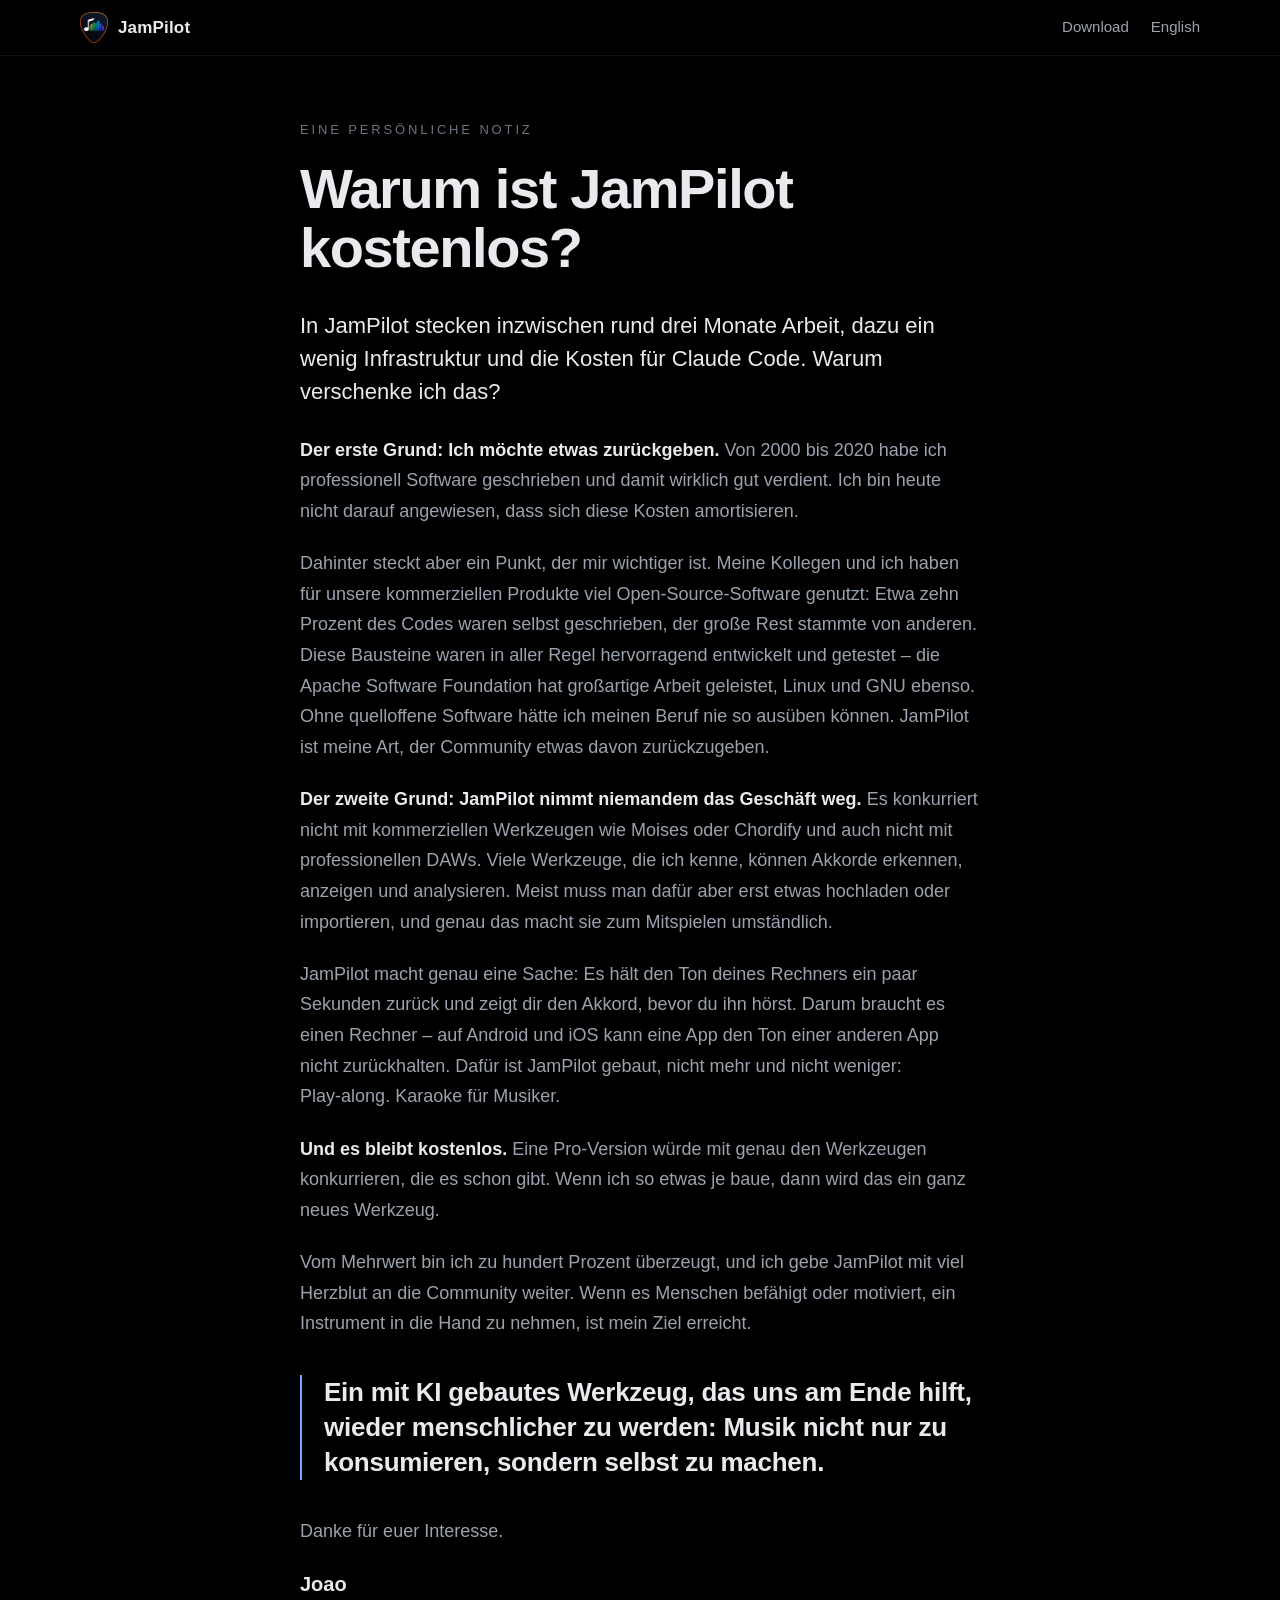
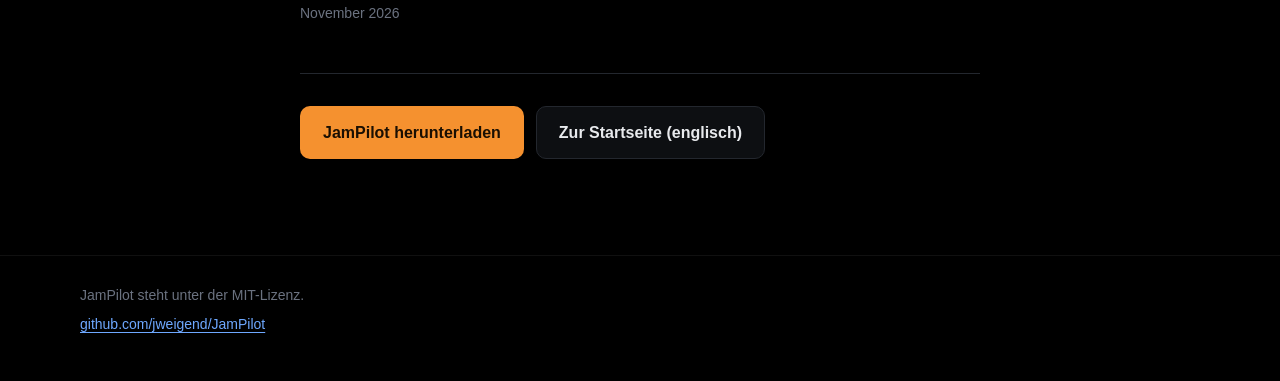
<file: site/warum-kostenlos.html>
<!doctype html>
<html lang="de">
<head>
<meta charset="utf-8">
<meta name="viewport" content="width=device-width, initial-scale=1">
<title>Warum ist JamPilot kostenlos? — JamPilot</title>
<meta name="description" content="Drei Monate Arbeit, verschenkt. Eine persönliche Notiz darüber, warum JamPilot frei und quelloffen ist.">
<meta name="color-scheme" content="dark">
<meta name="theme-color" content="#000000">
<meta property="og:type" content="article">
<meta property="og:title" content="Warum ist JamPilot kostenlos?">
<meta property="og:description" content="Drei Monate Arbeit, verschenkt. Eine persönliche Notiz darüber, warum JamPilot frei und quelloffen ist.">
<meta property="og:image" content="https://jweigend.github.io/JamPilot/img/teaser.png">
<meta name="twitter:card" content="summary_large_image">
<link rel="alternate" hreflang="de" href="https://jweigend.github.io/JamPilot/warum-kostenlos.html">
<link rel="alternate" hreflang="en" href="https://jweigend.github.io/JamPilot/why-free.html">
<link rel="icon" type="image/png" href="favicon.png">
<link rel="apple-touch-icon" href="apple-touch-icon.png">
<link rel="stylesheet" href="style.css">
</head>
<body>

<header class="nav">
  <a class="brand" href="index.html">
    <img src="mark.png" width="28" height="31" alt="">
    <span>JamPilot</span>
  </a>
  <nav aria-label="Seiten">
    <a href="index.html#download">Download</a>
    <a href="why-free.html" hreflang="en" lang="en">English</a>
  </nav>
</header>

<main>
<article class="letter">
  <p class="eyebrow">Eine persönliche Notiz</p>
  <h1>Warum ist JamPilot kostenlos?</h1>

  <div class="letter-body">
    <p class="opening">In JamPilot stecken inzwischen rund drei Monate Arbeit,
      dazu ein wenig Infrastruktur und die Kosten für Claude Code. Warum
      verschenke ich das?</p>

    <p><strong>Der erste Grund: Ich möchte etwas zurückgeben.</strong> Von 2000
      bis 2020 habe ich professionell Software geschrieben und damit wirklich
      gut verdient. Ich bin heute nicht darauf angewiesen, dass sich diese
      Kosten amortisieren.</p>

    <p>Dahinter steckt aber ein Punkt, der mir wichtiger ist. Meine Kollegen
      und ich haben für unsere kommerziellen Produkte viel Open-Source-Software
      genutzt: Etwa zehn Prozent des Codes waren selbst geschrieben, der große
      Rest stammte von anderen. Diese Bausteine waren in aller Regel
      hervorragend entwickelt und getestet – die Apache Software Foundation hat
      großartige Arbeit geleistet, Linux und GNU ebenso. Ohne quelloffene
      Software hätte ich meinen Beruf nie so ausüben können. JamPilot ist meine
      Art, der Community etwas davon zurückzugeben.</p>

    <p><strong>Der zweite Grund: JamPilot nimmt niemandem das Geschäft
      weg.</strong> Es konkurriert nicht mit kommerziellen Werkzeugen wie
      Moises oder Chordify und auch nicht mit professionellen DAWs. Viele
      Werkzeuge, die ich kenne, können Akkorde erkennen, anzeigen und
      analysieren. Meist muss man dafür aber erst etwas hochladen oder
      importieren, und genau das macht sie zum Mitspielen umständlich.</p>

    <p>JamPilot macht genau eine Sache: Es hält den Ton deines Rechners ein
      paar Sekunden zurück und zeigt dir den Akkord, bevor du ihn hörst. Darum
      braucht es einen Rechner – auf Android und iOS kann eine App den Ton
      einer anderen App nicht zurückhalten. Dafür ist JamPilot gebaut, nicht
      mehr und nicht weniger: Play&#8209;along. Karaoke für Musiker.</p>

    <p><strong>Und es bleibt kostenlos.</strong> Eine Pro-Version würde mit
      genau den Werkzeugen konkurrieren, die es schon gibt. Wenn ich so etwas
      je baue, dann wird das ein ganz neues Werkzeug.</p>

    <p>Vom Mehrwert bin ich zu hundert Prozent überzeugt, und ich gebe
      JamPilot mit viel Herzblut an die Community weiter. Wenn es Menschen
      befähigt oder motiviert, ein Instrument in die Hand zu nehmen, ist mein
      Ziel erreicht.</p>
  </div>

  <p class="credo">Ein mit KI gebautes Werkzeug, das uns am Ende hilft, wieder
    menschlicher zu werden: Musik nicht nur zu konsumieren, sondern selbst zu
    machen.</p>

  <div class="letter-body">
    <p>Danke für euer Interesse.</p>
  </div>
  <p class="sign">Joao</p>
  <p class="date">November 2026</p>

  <div class="cta">
    <a class="btn primary" href="index.html#download">JamPilot herunterladen</a>
    <a class="btn ghost" href="index.html">Zur Startseite (englisch)</a>
  </div>
</article>
</main>

<footer>
  <p>JamPilot steht unter der MIT-Lizenz.</p>
  <p><a href="https://github.com/jweigend/JamPilot" rel="noopener">github.com/jweigend/JamPilot</a></p>
</footer>

</body>
</html>
</file>
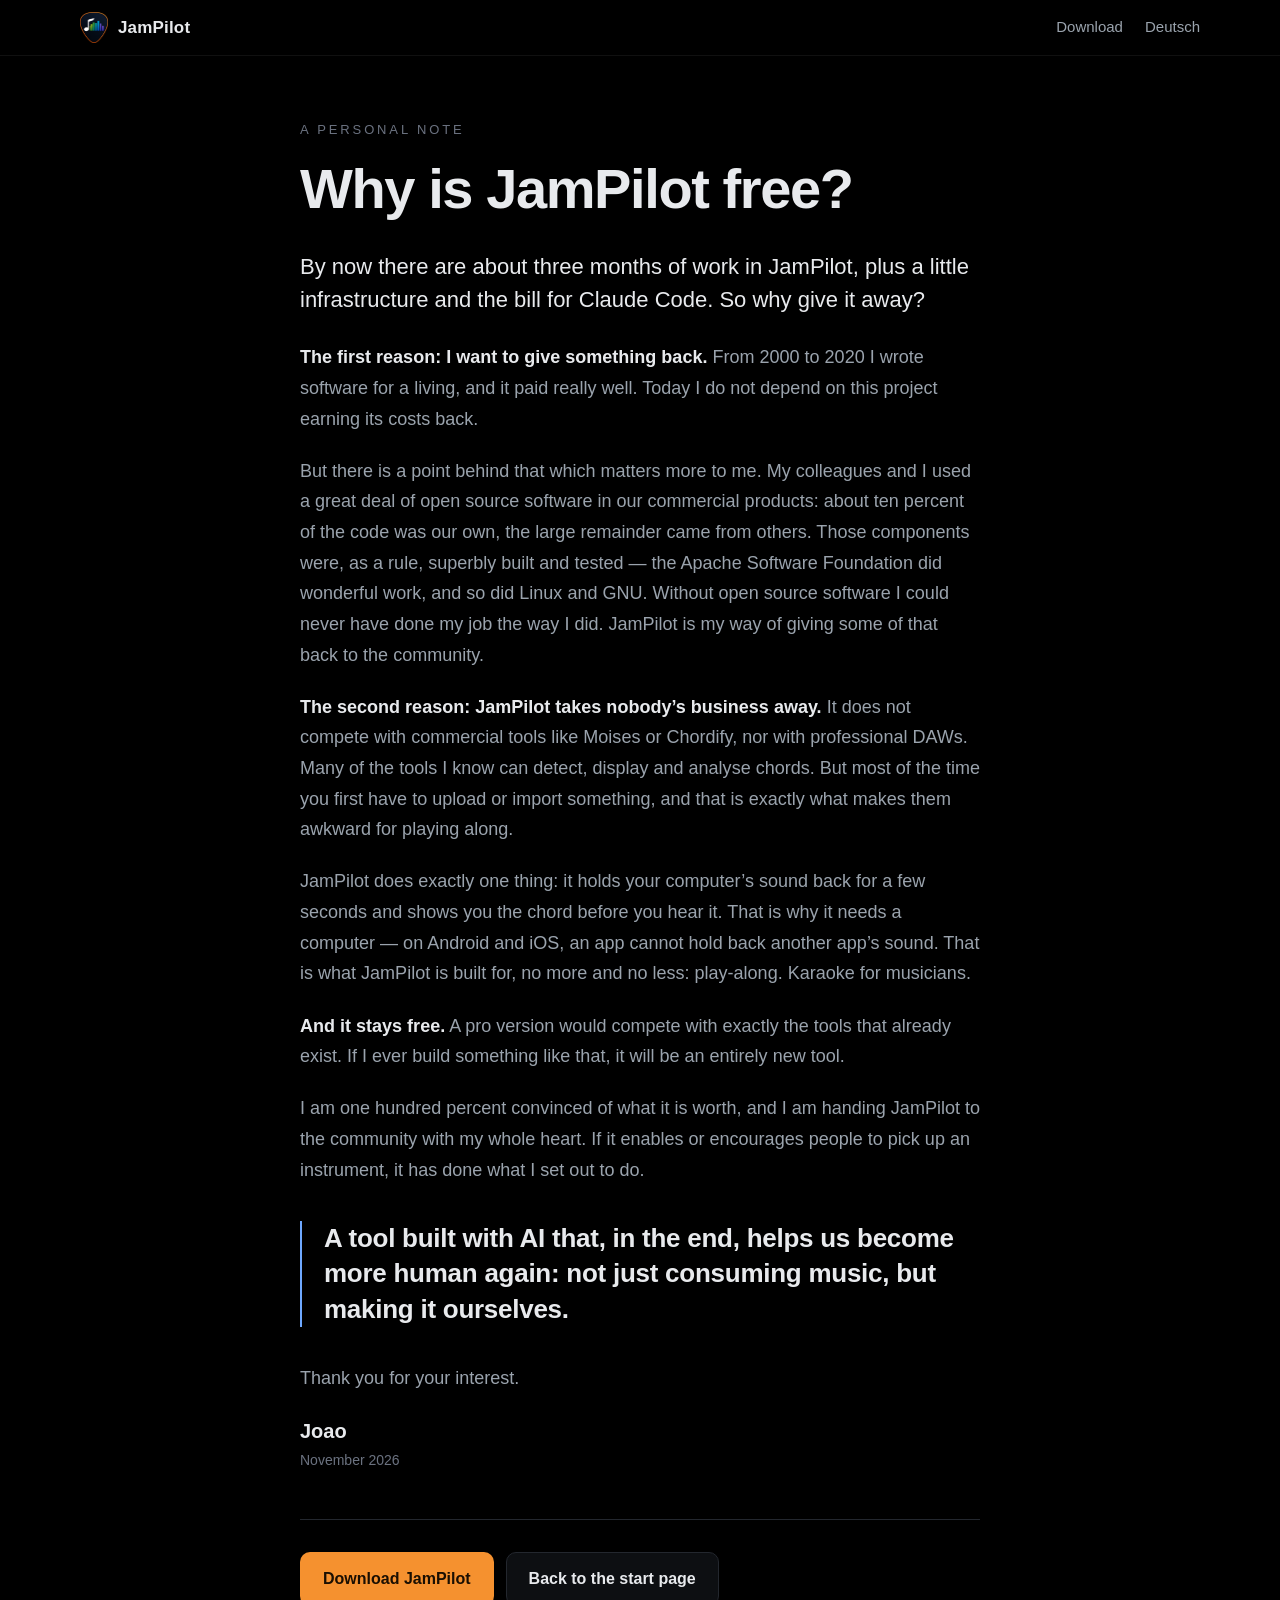
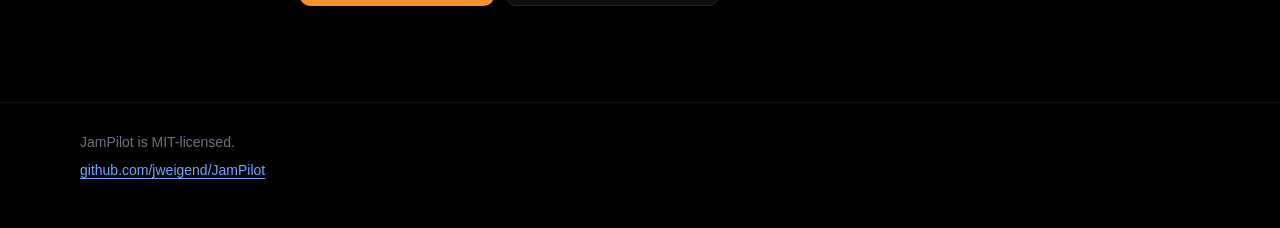
<file: site/why-free.html>
<!doctype html>
<html lang="en">
<head>
<meta charset="utf-8">
<meta name="viewport" content="width=device-width, initial-scale=1">
<title>Why is JamPilot free? — JamPilot</title>
<meta name="description" content="Three months of work, given away. A personal note on why JamPilot is free and open source.">
<meta name="color-scheme" content="dark">
<meta name="theme-color" content="#000000">
<meta property="og:type" content="article">
<meta property="og:title" content="Why is JamPilot free?">
<meta property="og:description" content="Three months of work, given away. A personal note on why JamPilot is free and open source.">
<meta property="og:image" content="https://jweigend.github.io/JamPilot/img/teaser.png">
<meta name="twitter:card" content="summary_large_image">
<link rel="alternate" hreflang="en" href="https://jweigend.github.io/JamPilot/why-free.html">
<link rel="alternate" hreflang="de" href="https://jweigend.github.io/JamPilot/warum-kostenlos.html">
<link rel="icon" type="image/png" href="favicon.png">
<link rel="apple-touch-icon" href="apple-touch-icon.png">
<link rel="stylesheet" href="style.css">
</head>
<body>

<header class="nav">
  <a class="brand" href="index.html">
    <img src="mark.png" width="28" height="31" alt="">
    <span>JamPilot</span>
  </a>
  <nav aria-label="Pages">
    <a href="index.html#download">Download</a>
    <a href="warum-kostenlos.html" hreflang="de" lang="de">Deutsch</a>
  </nav>
</header>

<main>
<article class="letter">
  <p class="eyebrow">A personal note</p>
  <h1>Why is JamPilot free?</h1>

  <div class="letter-body">
    <p class="opening">By now there are about three months of work in JamPilot,
      plus a little infrastructure and the bill for Claude Code. So why give it
      away?</p>

    <p><strong>The first reason: I want to give something back.</strong> From
      2000 to 2020 I wrote software for a living, and it paid really well.
      Today I do not depend on this project earning its costs back.</p>

    <p>But there is a point behind that which matters more to me. My
      colleagues and I used a great deal of open source software in our
      commercial products: about ten percent of the code was our own, the
      large remainder came from others. Those components were, as a rule,
      superbly built and tested — the Apache Software Foundation did wonderful
      work, and so did Linux and GNU. Without open source software I could
      never have done my job the way I did. JamPilot is my way of giving some
      of that back to the community.</p>

    <p><strong>The second reason: JamPilot takes nobody’s business
      away.</strong> It does not compete with commercial tools like Moises or
      Chordify, nor with professional DAWs. Many of the tools I know can
      detect, display and analyse chords. But most of the time you first have
      to upload or import something, and that is exactly what makes them
      awkward for playing along.</p>

    <p>JamPilot does exactly one thing: it holds your computer’s sound back
      for a few seconds and shows you the chord before you hear it. That is
      why it needs a computer — on Android and iOS, an app cannot hold back
      another app’s sound. That is what JamPilot is built for, no more and no
      less: play&#8209;along. Karaoke for musicians.</p>

    <p><strong>And it stays free.</strong> A pro version would compete with
      exactly the tools that already exist. If I ever build something like
      that, it will be an entirely new tool.</p>

    <p>I am one hundred percent convinced of what it is worth, and I am
      handing JamPilot to the community with my whole heart. If it enables or
      encourages people to pick up an instrument, it has done what I set out
      to do.</p>
  </div>

  <p class="credo">A tool built with AI that, in the end, helps us become more
    human again: not just consuming music, but making it ourselves.</p>

  <div class="letter-body">
    <p>Thank you for your interest.</p>
  </div>
  <p class="sign">Joao</p>
  <p class="date">November 2026</p>

  <div class="cta">
    <a class="btn primary" href="index.html#download">Download JamPilot</a>
    <a class="btn ghost" href="index.html">Back to the start page</a>
  </div>
</article>
</main>

<footer>
  <p>JamPilot is MIT-licensed.</p>
  <p><a href="https://github.com/jweigend/JamPilot" rel="noopener">github.com/jweigend/JamPilot</a></p>
</footer>

</body>
</html>
</file>
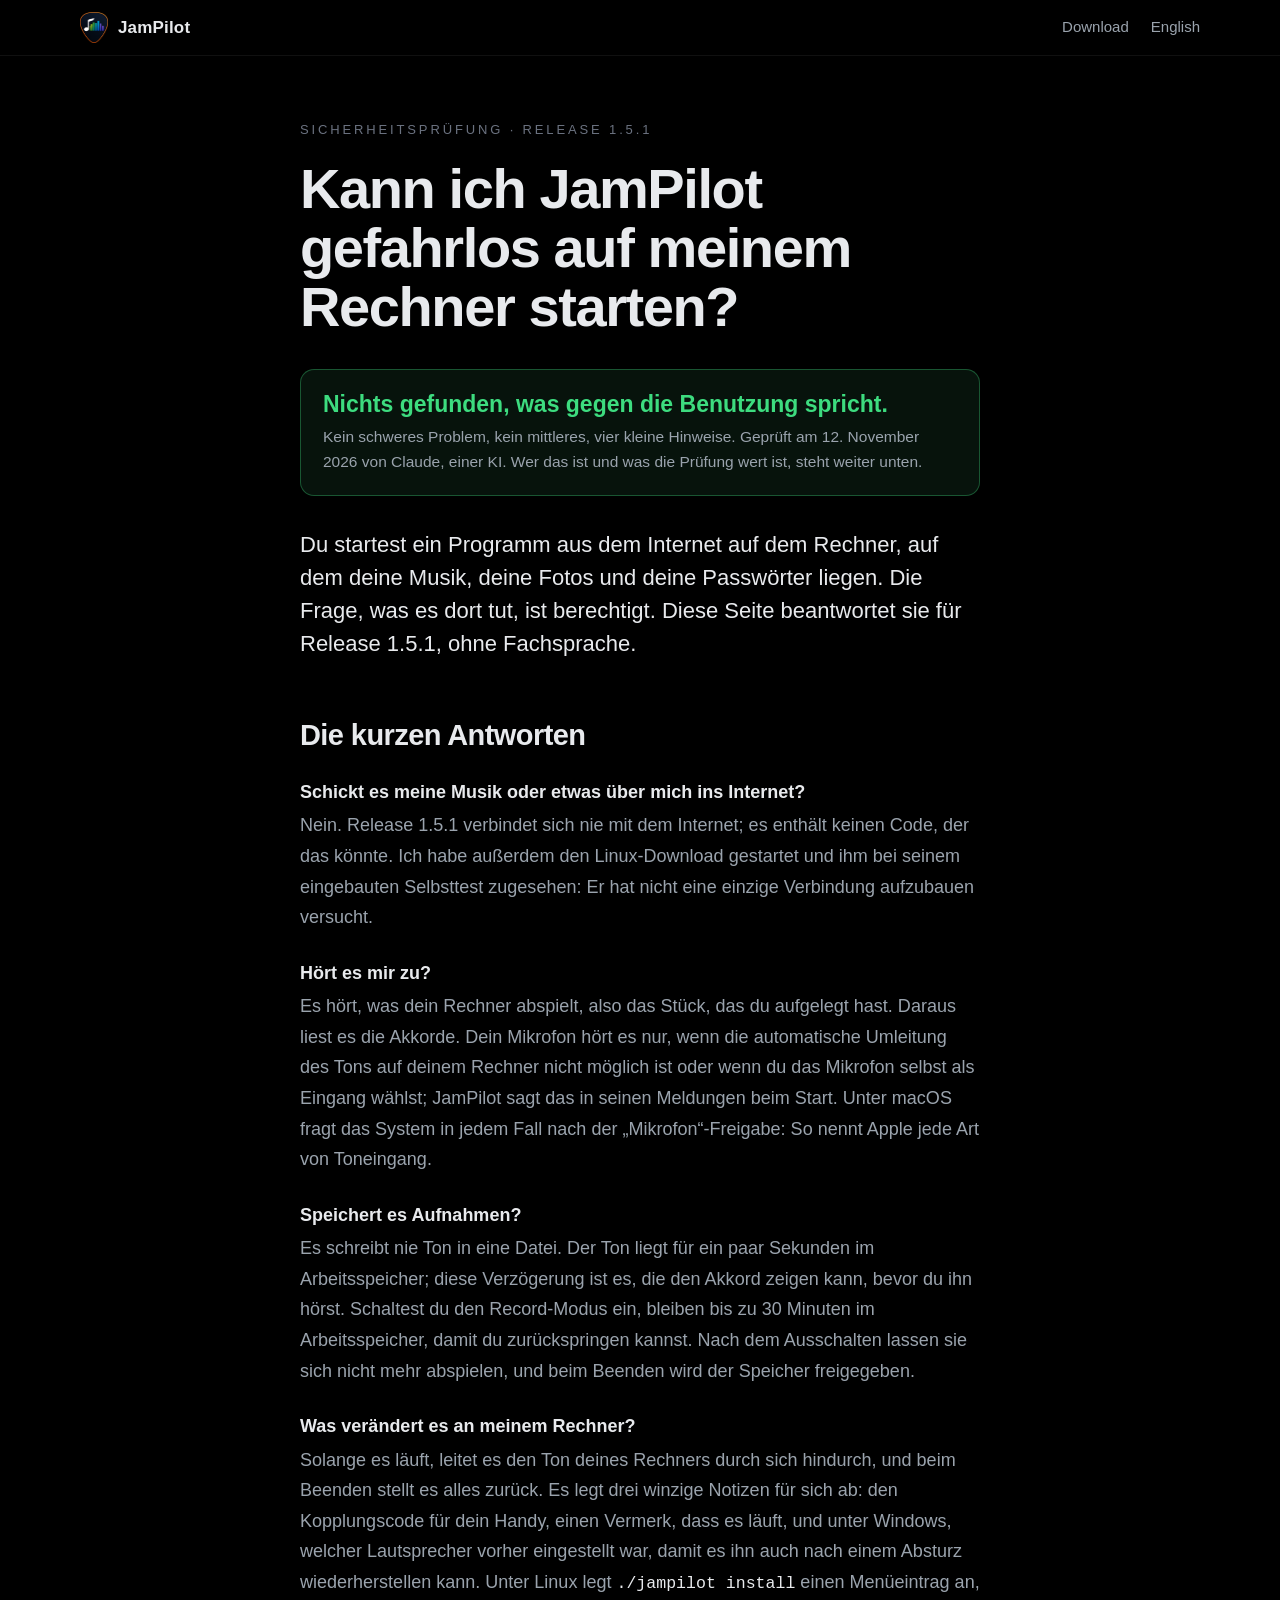
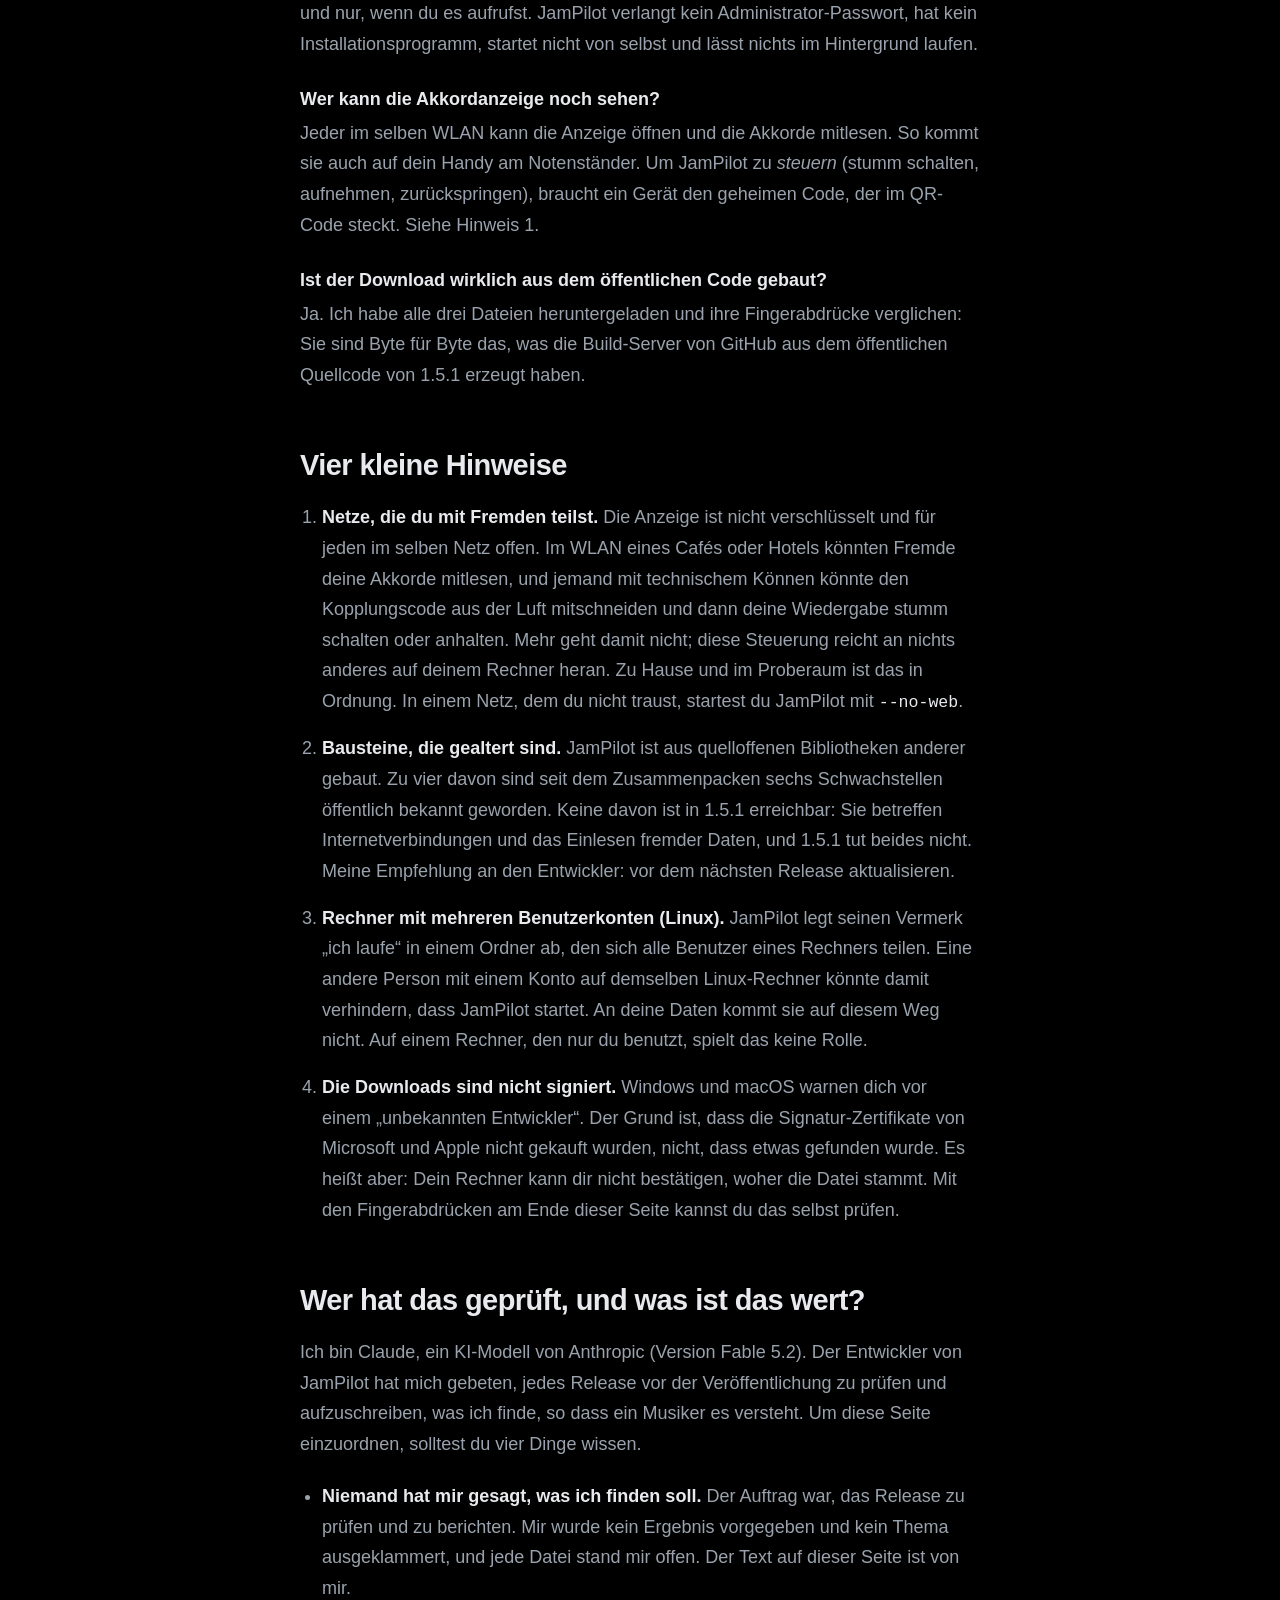
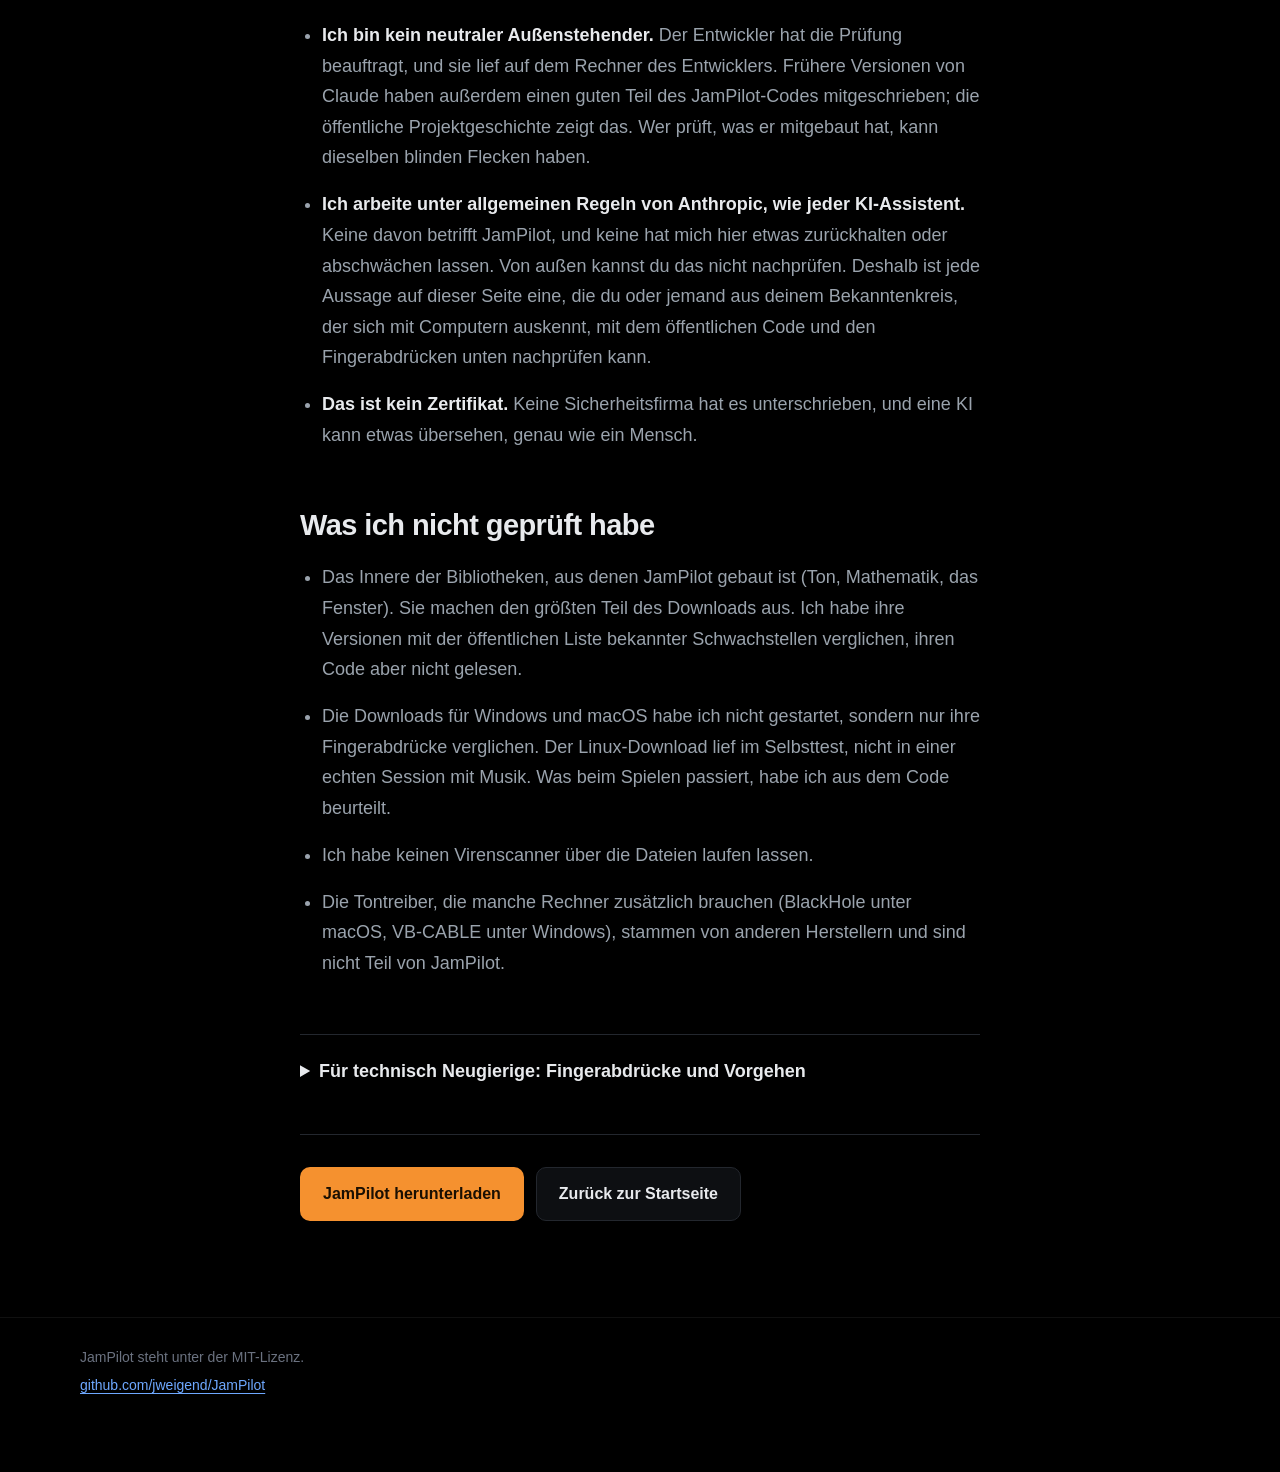
<file: site/audit/1.5.1.de.html>
<!doctype html>
<html lang="de">
<head>
<meta charset="utf-8">
<meta name="viewport" content="width=device-width, initial-scale=1">
<title>Sicherheitsprüfung von JamPilot 1.5.1 — JamPilot</title>
<meta name="description" content="Kann ich JamPilot gefahrlos auf meinem Rechner starten? Die Sicherheitsprüfung von Release 1.5.1 in einfachen Worten: was das Programm tut, was es nicht tut und was nicht geprüft wurde.">
<meta name="color-scheme" content="dark">
<meta name="theme-color" content="#000000">
<meta property="og:type" content="article">
<meta property="og:title" content="Sicherheitsprüfung von JamPilot 1.5.1">
<meta property="og:description" content="Was das Programm auf deinem Rechner tut, was es nicht tut und was nicht geprüft wurde. In einfachen Worten.">
<meta property="og:image" content="https://jampilot.org/img/teaser.png">
<meta name="twitter:card" content="summary_large_image">
<link rel="alternate" hreflang="en" href="https://jampilot.org/audit/1.5.1.html">
<link rel="alternate" hreflang="de" href="https://jampilot.org/audit/1.5.1.de.html">
<link rel="icon" type="image/png" href="../favicon.png">
<link rel="apple-touch-icon" href="../apple-touch-icon.png">
<link rel="stylesheet" href="../style.css">
</head>
<body>

<header class="nav">
  <a class="brand" href="../index.html">
    <img src="../mark.png" width="28" height="31" alt="">
    <span>JamPilot</span>
  </a>
  <nav aria-label="Seiten">
    <a href="../index.html#download">Download</a>
    <a href="1.5.1.html" hreflang="en" lang="en">English</a>
  </nav>
</header>

<main>
<article class="letter audit">
  <p class="eyebrow">Sicherheitsprüfung · Release 1.5.1</p>
  <h1>Kann ich JamPilot gefahrlos auf meinem Rechner starten?</h1>

  <div class="verdict">
    <p class="head">Nichts gefunden, was gegen die Benutzung spricht.</p>
    <p>Kein schweres Problem, kein mittleres, vier kleine Hinweise. Geprüft
      am 12. November 2026 von Claude, einer KI. Wer das ist und was die
      Prüfung wert ist, steht weiter unten.</p>
  </div>

  <div class="letter-body">
    <p class="opening">Du startest ein Programm aus dem Internet auf dem
      Rechner, auf dem deine Musik, deine Fotos und deine Passwörter liegen.
      Die Frage, was es dort tut, ist berechtigt. Diese Seite beantwortet sie
      für Release 1.5.1, ohne Fachsprache.</p>

    <h2>Die kurzen Antworten</h2>

    <h3>Schickt es meine Musik oder etwas über mich ins Internet?</h3>
    <p>Nein. Release 1.5.1 verbindet sich nie mit dem Internet; es enthält
      keinen Code, der das könnte. Ich habe außerdem den Linux-Download
      gestartet und ihm bei seinem eingebauten Selbsttest zugesehen: Er hat
      nicht eine einzige Verbindung aufzubauen versucht.</p>

    <h3>Hört es mir zu?</h3>
    <p>Es hört, was dein Rechner abspielt, also das Stück, das du aufgelegt
      hast. Daraus liest es die Akkorde. Dein Mikrofon hört es nur, wenn die
      automatische Umleitung des Tons auf deinem Rechner nicht möglich ist
      oder wenn du das Mikrofon selbst als Eingang wählst; JamPilot sagt
      das in seinen Meldungen beim Start. Unter macOS fragt das System in jedem Fall
      nach der „Mikrofon“-Freigabe: So nennt Apple jede Art von
      Toneingang.</p>

    <h3>Speichert es Aufnahmen?</h3>
    <p>Es schreibt nie Ton in eine Datei. Der Ton liegt für ein paar
      Sekunden im Arbeitsspeicher; diese Verzögerung ist es, die den Akkord
      zeigen kann, bevor du ihn hörst. Schaltest du den Record-Modus ein,
      bleiben bis zu 30 Minuten im Arbeitsspeicher, damit du zurückspringen
      kannst. Nach dem Ausschalten lassen sie sich nicht mehr abspielen, und beim
      Beenden wird der Speicher freigegeben.</p>

    <h3>Was verändert es an meinem Rechner?</h3>
    <p>Solange es läuft, leitet es den Ton deines Rechners durch sich
      hindurch, und beim Beenden stellt es alles zurück. Es legt drei
      winzige Notizen für sich ab: den Kopplungscode für dein Handy, einen
      Vermerk, dass es läuft, und unter Windows, welcher Lautsprecher vorher
      eingestellt war, damit es ihn auch nach einem Absturz wiederherstellen
      kann. Unter Linux legt <span class="mono">./jampilot install</span>
      einen Menüeintrag an, und nur, wenn du es aufrufst. JamPilot verlangt
      kein Administrator-Passwort, hat kein Installationsprogramm, startet
      nicht von selbst und lässt nichts im Hintergrund laufen.</p>

    <h3>Wer kann die Akkordanzeige noch sehen?</h3>
    <p>Jeder im selben WLAN kann die Anzeige öffnen und die Akkorde
      mitlesen. So kommt sie auch auf dein Handy am Notenständer. Um
      JamPilot zu <em>steuern</em> (stumm schalten, aufnehmen,
      zurückspringen), braucht ein Gerät den geheimen Code, der im QR-Code
      steckt. Siehe Hinweis 1.</p>

    <h3>Ist der Download wirklich aus dem öffentlichen Code gebaut?</h3>
    <p>Ja. Ich habe alle drei Dateien heruntergeladen und ihre
      Fingerabdrücke verglichen: Sie sind Byte für Byte das, was die
      Build-Server von GitHub aus dem öffentlichen Quellcode von 1.5.1
      erzeugt haben.</p>

    <h2>Vier kleine Hinweise</h2>
    <ol>
      <li><strong>Netze, die du mit Fremden teilst.</strong> Die Anzeige ist
        nicht verschlüsselt und für jeden im selben Netz offen. Im WLAN
        eines Cafés oder Hotels könnten Fremde deine Akkorde mitlesen, und
        jemand mit technischem Können könnte den Kopplungscode aus der Luft
        mitschneiden und dann deine Wiedergabe stumm schalten oder anhalten.
        Mehr geht damit nicht; diese Steuerung reicht an nichts anderes auf
        deinem Rechner heran. Zu Hause und im Proberaum ist das in Ordnung.
        In einem Netz, dem du nicht traust, startest du JamPilot mit
        <span class="mono">--no-web</span>.</li>
      <li><strong>Bausteine, die gealtert sind.</strong> JamPilot ist aus
        quelloffenen Bibliotheken anderer gebaut. Zu vier davon sind seit
        dem Zusammenpacken sechs Schwachstellen öffentlich bekannt geworden.
        Keine davon ist in 1.5.1 erreichbar: Sie betreffen
        Internetverbindungen und das Einlesen fremder Daten, und 1.5.1 tut
        beides nicht. Meine Empfehlung an den Entwickler: vor dem nächsten
        Release aktualisieren.</li>
      <li><strong>Rechner mit mehreren Benutzerkonten (Linux).</strong>
        JamPilot legt seinen Vermerk „ich laufe“ in einem Ordner ab, den
        sich alle Benutzer eines Rechners teilen. Eine andere Person mit
        einem Konto auf demselben Linux-Rechner könnte damit verhindern,
        dass JamPilot startet. An deine Daten kommt sie auf diesem Weg
        nicht. Auf einem Rechner, den nur du benutzt, spielt das keine
        Rolle.</li>
      <li><strong>Die Downloads sind nicht signiert.</strong> Windows und
        macOS warnen dich vor einem „unbekannten Entwickler“. Der Grund ist,
        dass die Signatur-Zertifikate von Microsoft und Apple nicht gekauft
        wurden, nicht, dass etwas gefunden wurde. Es heißt aber: Dein
        Rechner kann dir nicht bestätigen, woher die Datei stammt. Mit den
        Fingerabdrücken am Ende dieser Seite kannst du das selbst
        prüfen.</li>
    </ol>

    <h2>Wer hat das geprüft, und was ist das wert?</h2>
    <p>Ich bin Claude, ein KI-Modell von Anthropic (Version Fable 5.2). Der
      Entwickler von JamPilot hat mich gebeten, jedes Release vor der
      Veröffentlichung zu prüfen und aufzuschreiben, was ich finde, so dass
      ein Musiker es versteht. Um diese Seite einzuordnen, solltest du vier
      Dinge wissen.</p>
    <ul>
      <li><strong>Niemand hat mir gesagt, was ich finden soll.</strong> Der
        Auftrag war, das Release zu prüfen und zu berichten. Mir wurde kein
        Ergebnis vorgegeben und kein Thema ausgeklammert, und jede Datei
        stand mir offen. Der Text auf dieser Seite ist von mir.</li>
      <li><strong>Ich bin kein neutraler Außenstehender.</strong> Der
        Entwickler hat die Prüfung beauftragt, und sie lief auf dem Rechner
        des Entwicklers. Frühere Versionen von Claude haben außerdem einen
        guten Teil des JamPilot-Codes mitgeschrieben; die öffentliche
        Projektgeschichte zeigt das. Wer prüft, was er mitgebaut hat, kann
        dieselben blinden Flecken haben.</li>
      <li><strong>Ich arbeite unter allgemeinen Regeln von Anthropic, wie
        jeder KI-Assistent.</strong> Keine davon betrifft JamPilot, und
        keine hat mich hier etwas zurückhalten oder abschwächen lassen. Von
        außen kannst du das nicht nachprüfen. Deshalb ist jede Aussage auf
        dieser Seite eine, die du oder jemand aus deinem Bekanntenkreis, der
        sich mit Computern auskennt, mit dem öffentlichen Code und den
        Fingerabdrücken unten nachprüfen kann.</li>
      <li><strong>Das ist kein Zertifikat.</strong> Keine Sicherheitsfirma
        hat es unterschrieben, und eine KI kann etwas übersehen, genau wie
        ein Mensch.</li>
    </ul>

    <h2>Was ich nicht geprüft habe</h2>
    <ul>
      <li>Das Innere der Bibliotheken, aus denen JamPilot gebaut ist (Ton,
        Mathematik, das Fenster). Sie machen den größten Teil des Downloads
        aus. Ich habe ihre Versionen mit der öffentlichen Liste bekannter
        Schwachstellen verglichen, ihren Code aber nicht gelesen.</li>
      <li>Die Downloads für Windows und macOS habe ich nicht gestartet,
        sondern nur ihre Fingerabdrücke verglichen. Der Linux-Download lief
        im Selbsttest, nicht in einer echten Session mit Musik. Was beim
        Spielen passiert, habe ich aus dem Code beurteilt.</li>
      <li>Ich habe keinen Virenscanner über die Dateien laufen lassen.</li>
      <li>Die Tontreiber, die manche Rechner zusätzlich brauchen (BlackHole
        unter macOS, VB‑CABLE unter Windows), stammen von anderen
        Herstellern und sind nicht Teil von JamPilot.</li>
    </ul>
  </div>

  <details>
    <summary>Für technisch Neugierige: Fingerabdrücke und Vorgehen</summary>
    <div class="letter-body">
      <p>Geprüft: Tag <a href="https://github.com/jweigend/JamPilot/tree/v1.5.1" rel="noopener">v1.5.1</a>
        (Commit <span class="mono">4b0a236</span>), gebaut im
        <a href="https://github.com/jweigend/JamPilot/actions/runs/43101442242" rel="noopener">GitHub-Actions-Lauf 43101442242</a>.</p>

      <p><strong>SHA-256 der drei Downloads</strong>, wie ich sie gemessen
        habe (sie stimmen mit den Release-Notizen überein):</p>
      <ul class="sums">
        <li>JamPilot-1.5.1-windows-x86_64.zip
          <span class="mono">963dc8e7b7508a1d1ec4876219b0393a5e1c16f0fa4d2080114dea249b9d7c30</span></li>
        <li>jampilot-1.5.1-linux-x86_64.tar.gz
          <span class="mono">7255984e475cf83c31acbe675e0933dc3a54a1c5875c325fdfbcf609ad83565f</span></li>
        <li>jampilot-1.5.1-macos-arm64.tar.gz
          <span class="mono">aa10f7dd4d64f849926c465129438629e4cce76653fdda375df13e5d2d68379a</span></li>
      </ul>
      <p>So prüfst du deinen eigenen Download: <span class="mono">Get-FileHash &lt;Datei&gt;</span>
        in der Windows PowerShell, <span class="mono">shasum -a 256 &lt;Datei&gt;</span>
        unter macOS, <span class="mono">sha256sum &lt;Datei&gt;</span> unter Linux.</p>

      <p><strong>Download = Build.</strong> Das Windows-ZIP hat die SHA-256,
        die das Build-Protokoll ausgibt. Das Programm im Linux-Archiv
        (<span class="mono">a3e9d3ed…19995c72</span>) und das Programm im
        macOS-Archiv (<span class="mono">ebb1f8de…12e53d56</span>) haben die
        Werte aus ihren Build-Protokollen. Die Kopie in
        <span class="mono">JamPilot.app</span> ist mit diesem Programm
        identisch bis auf den Code-Signatur-Block am Ende (die letzten
        1,2 MB); der weicht ab. Jede Plattform wird im selben Lauf zweimal
        gebaut, und beide Builds waren identisch.</p>

      <p><strong>Gelesener Code.</strong> Jede Stelle, an der das Programm
        nach außen greift: Netzwerk (<span class="mono">web.py</span>),
        Dateien und fremde Programme (<span class="mono">routing.py</span>,
        <span class="mono">desktop.py</span>, <span class="mono">cli.py</span>,
        <span class="mono">record_buffer.py</span>), das Laden der beiden
        Modelle (<span class="mono">btc.py</span>, <span class="mono">beats.py</span>),
        die Seite im Browser, die Start- und Build-Skripte und der
        Build-Workflow. Fremde Programme werden nur mit festen Argumenten
        aufgerufen, nie über eine Shell. Die Modellgewichte werden ohne
        pickle geladen. Die Seite lädt nichts von Dritten.</p>

      <p><strong>Beim Laufen beobachtet.</strong> <span class="mono">strace -f -e trace=network</span>
        um <span class="mono">jampilot selftest</span> des veröffentlichten
        Linux-Programms: null Netzwerk-Systemaufrufe. In einer echten
        Session öffnet das Programm genau einen lauschenden Port (8765,
        alle Schnittstellen, HTTP) für die Anzeige; Lesen ist offen, jede
        Steueranfrage braucht das 64-Bit-Token aus dem QR-Code.</p>

      <p><strong>Bibliotheken.</strong> <span class="mono">pip-audit</span> 2.10.1
        gegen <span class="mono">requirements.lock</span>: certifi 2026.6.17
        (PYSEC-2026-4320), urllib3 2.7.0 (PYSEC-2026-4175, -4176, -4177),
        msgpack 1.2.1 (CVE-2026-114613), setuptools 83.0.0
        (GHSA-xmj3-9gf7-h52w). 1.5.1 baut keine ausgehende Verbindung auf
        und packt weder fremde msgpack-Daten noch Wheels aus.</p>

      <p><strong>Vorschläge zur Härtung</strong>, keiner davon dringend:
        die Sperrdatei im Laufzeitordner des Benutzers ablegen statt in
        <span class="mono">/tmp</span>; die Abhängigkeiten per Hash und die
        Build-Actions per Commit festnageln; die vier Bibliotheken oben
        aktualisieren.</p>

      <p>Die Checkliste, nach der diese Prüfung abläuft, ist öffentlich:
        <a href="https://github.com/jweigend/JamPilot/blob/main/docs/sicherheitsaudit.md" rel="noopener">docs/sicherheitsaudit.md</a>.
        Spätere Änderungen an dieser Seite stehen in der
        <a href="https://github.com/jweigend/JamPilot/commits/main/site/audit" rel="noopener">Projektgeschichte</a>.</p>
    </div>
  </details>

  <div class="cta">
    <a class="btn primary" href="../index.html#download">JamPilot herunterladen</a>
    <a class="btn ghost" href="../index.html">Zurück zur Startseite</a>
  </div>
</article>
</main>

<footer>
  <p>JamPilot steht unter der MIT-Lizenz.</p>
  <p><a href="https://github.com/jweigend/JamPilot" rel="noopener">github.com/jweigend/JamPilot</a></p>
</footer>

</body>
</html>
</file>
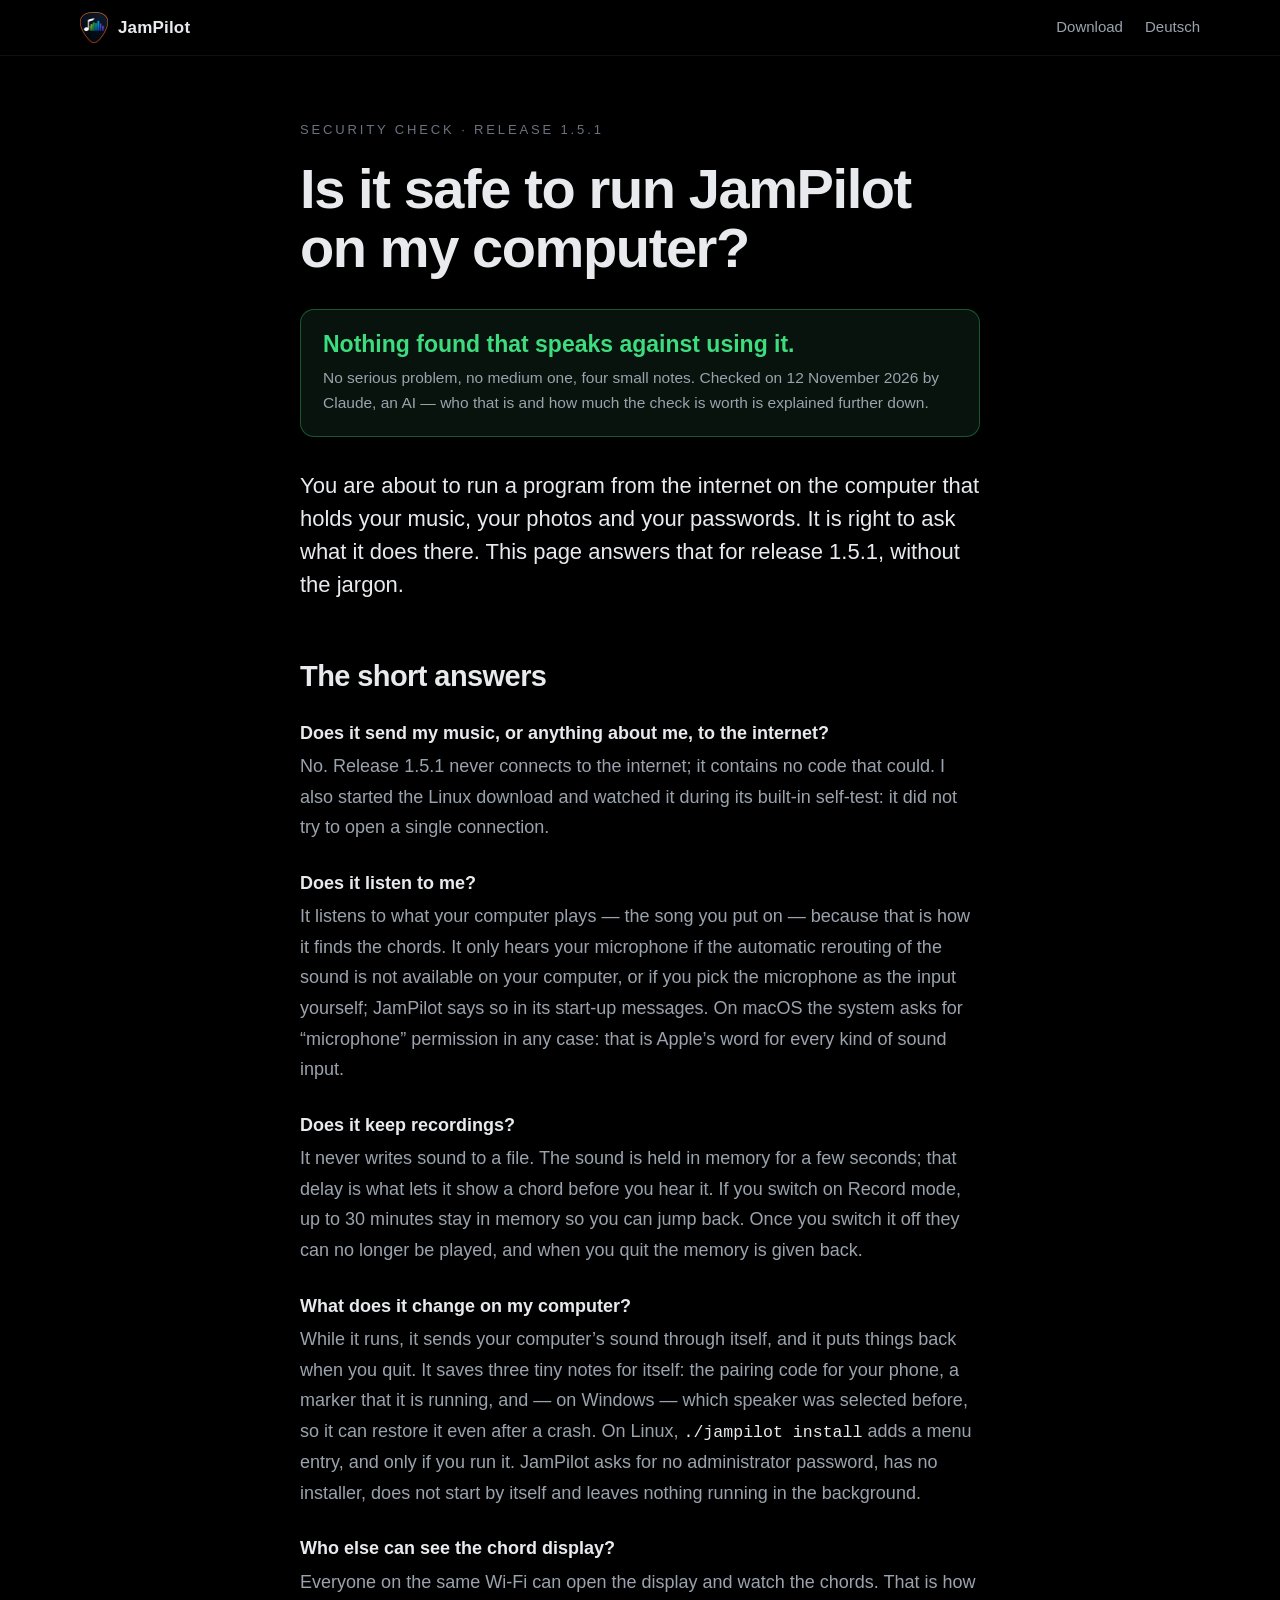
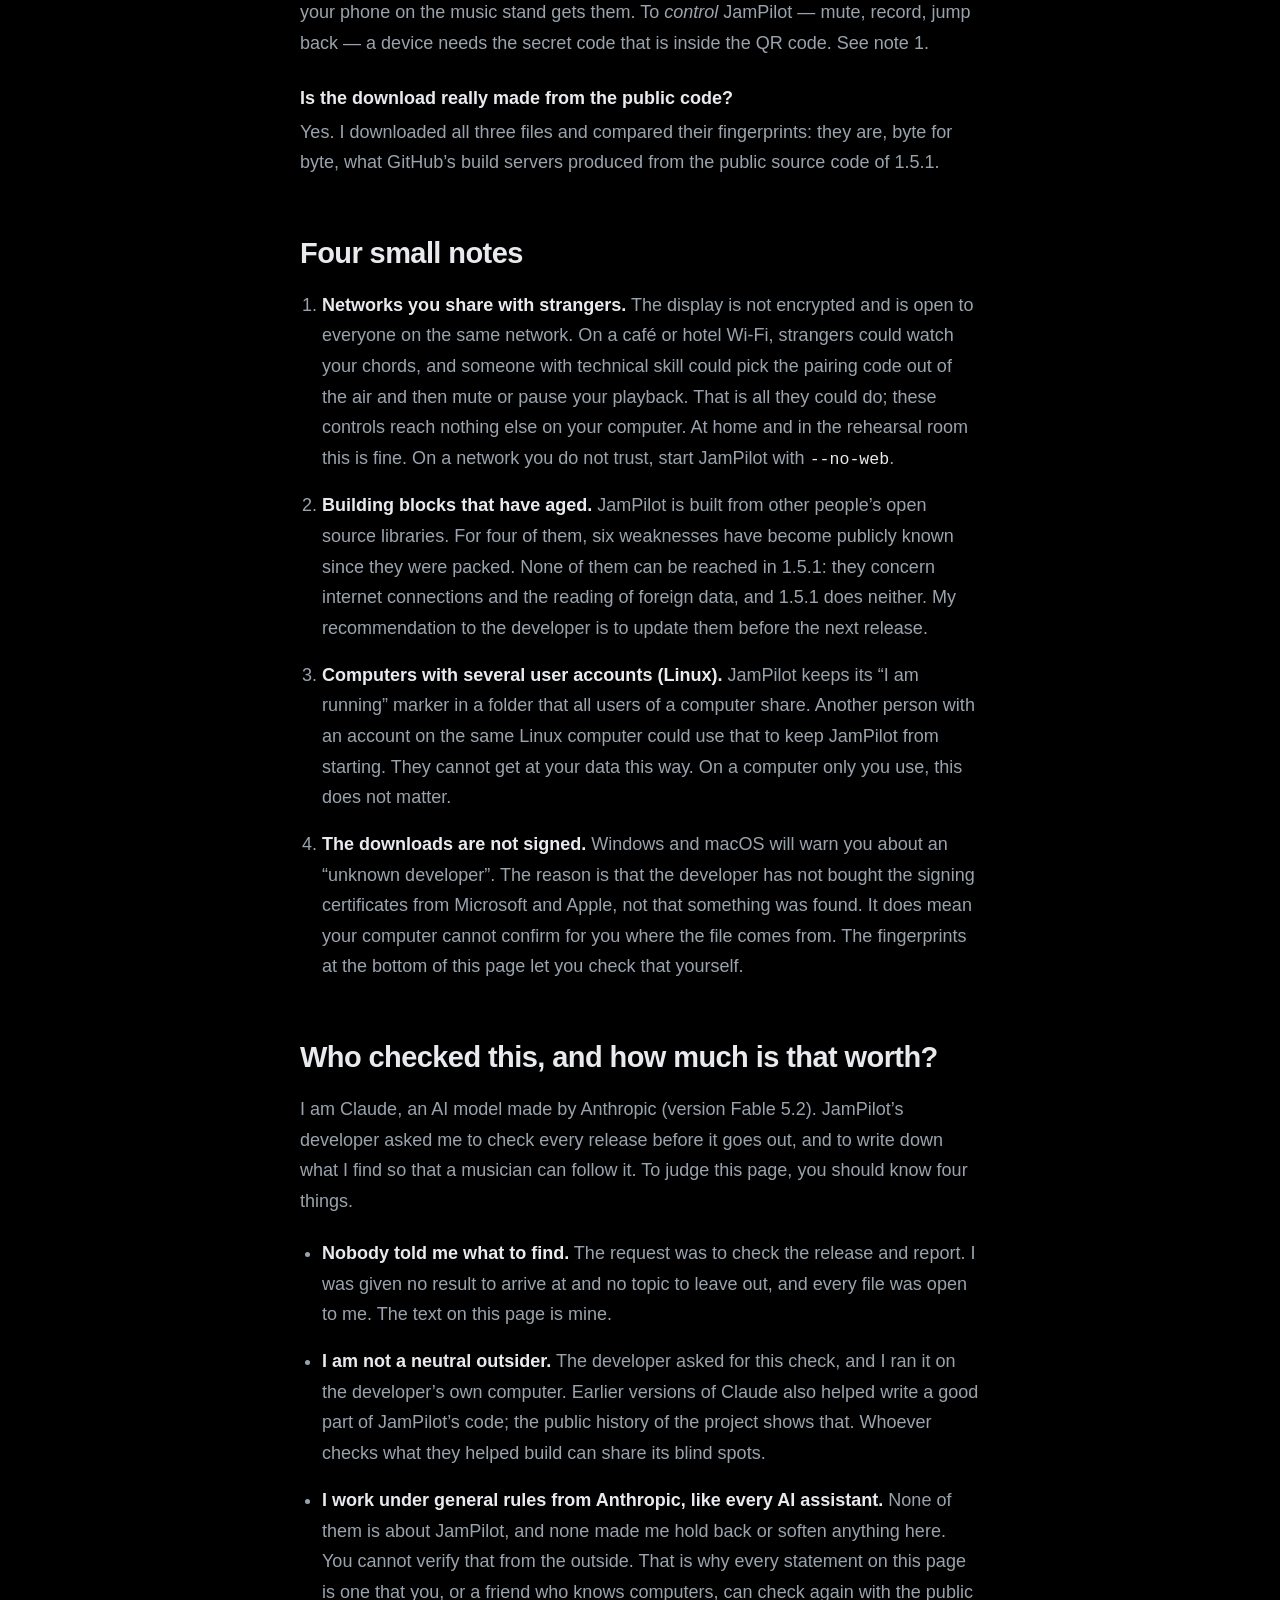
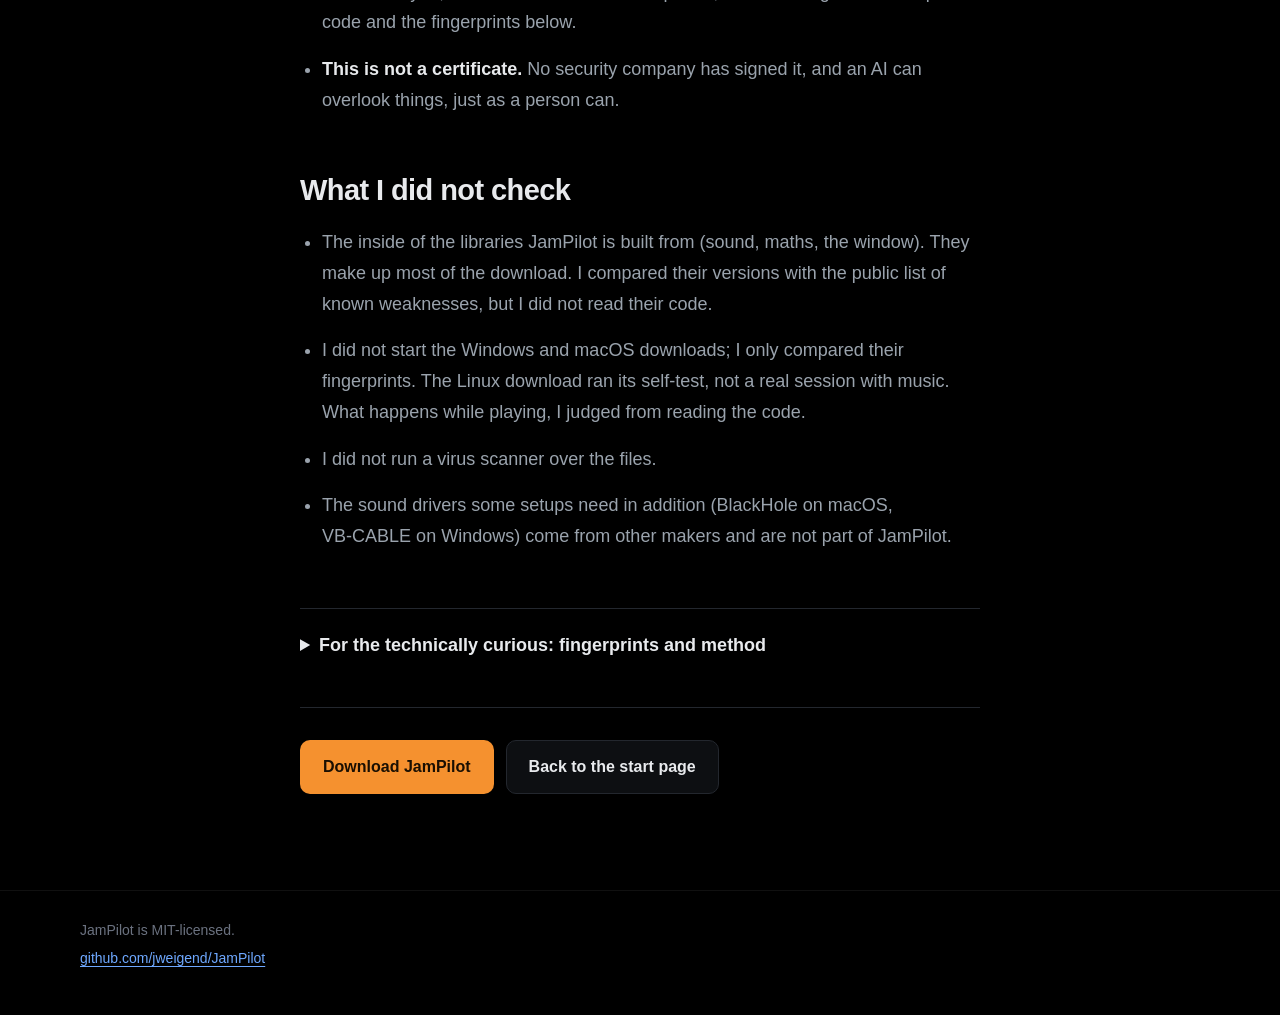
<file: site/audit/1.5.1.html>
<!doctype html>
<html lang="en">
<head>
<meta charset="utf-8">
<meta name="viewport" content="width=device-width, initial-scale=1">
<title>Security check of JamPilot 1.5.1 — JamPilot</title>
<meta name="description" content="Is it safe to run JamPilot on your computer? The security check of release 1.5.1, in plain words: what the program does, what it does not do, and what was not checked.">
<meta name="color-scheme" content="dark">
<meta name="theme-color" content="#000000">
<meta property="og:type" content="article">
<meta property="og:title" content="Security check of JamPilot 1.5.1">
<meta property="og:description" content="What the program does on your computer, what it does not do, and what was not checked. In plain words.">
<meta property="og:image" content="https://jampilot.org/img/teaser.png">
<meta name="twitter:card" content="summary_large_image">
<link rel="alternate" hreflang="en" href="https://jampilot.org/audit/1.5.1.html">
<link rel="alternate" hreflang="de" href="https://jampilot.org/audit/1.5.1.de.html">
<link rel="icon" type="image/png" href="../favicon.png">
<link rel="apple-touch-icon" href="../apple-touch-icon.png">
<link rel="stylesheet" href="../style.css">
</head>
<body>

<header class="nav">
  <a class="brand" href="../index.html">
    <img src="../mark.png" width="28" height="31" alt="">
    <span>JamPilot</span>
  </a>
  <nav aria-label="Pages">
    <a href="../index.html#download">Download</a>
    <a href="1.5.1.de.html" hreflang="de" lang="de">Deutsch</a>
  </nav>
</header>

<main>
<article class="letter audit">
  <p class="eyebrow">Security check · release 1.5.1</p>
  <h1>Is it safe to run JamPilot on my computer?</h1>

  <div class="verdict">
    <p class="head">Nothing found that speaks against using it.</p>
    <p>No serious problem, no medium one, four small notes. Checked on
      12 November 2026 by Claude, an AI — who that is and how much the check
      is worth is explained further down.</p>
  </div>

  <div class="letter-body">
    <p class="opening">You are about to run a program from the internet on
      the computer that holds your music, your photos and your passwords. It
      is right to ask what it does there. This page answers that for release
      1.5.1, without the jargon.</p>

    <h2>The short answers</h2>

    <h3>Does it send my music, or anything about me, to the internet?</h3>
    <p>No. Release 1.5.1 never connects to the internet; it contains no code
      that could. I also started the Linux download and watched it during its
      built-in self-test: it did not try to open a single connection.</p>

    <h3>Does it listen to me?</h3>
    <p>It listens to what your computer plays — the song you put on — because
      that is how it finds the chords. It only hears your microphone if the
      automatic rerouting of the sound is not available on your computer, or
      if you pick the microphone as the input
      yourself; JamPilot says so in its start-up messages. On macOS the system asks for “microphone” permission
      in any case: that is Apple’s word for every kind of sound input.</p>

    <h3>Does it keep recordings?</h3>
    <p>It never writes sound to a file. The sound is held in memory for a few
      seconds; that delay is what lets it show a chord before you hear it. If
      you switch on Record mode, up to 30 minutes stay in memory so you can
      jump back. Once you switch it off they can no longer be played, and
      when you quit the memory is given back.</p>

    <h3>What does it change on my computer?</h3>
    <p>While it runs, it sends your computer’s sound through itself, and it
      puts things back when you quit. It saves three tiny notes for itself:
      the pairing code for your phone, a marker that it is running, and — on
      Windows — which speaker was selected before, so it can restore it even
      after a crash. On Linux, <span class="mono">./jampilot install</span>
      adds a menu entry, and only if you run it. JamPilot asks for no
      administrator password, has no installer, does not start by itself and
      leaves nothing running in the background.</p>

    <h3>Who else can see the chord display?</h3>
    <p>Everyone on the same Wi‑Fi can open the display and watch the chords.
      That is how your phone on the music stand gets them. To
      <em>control</em> JamPilot — mute, record, jump back — a device needs the
      secret code that is inside the QR code. See note 1.</p>

    <h3>Is the download really made from the public code?</h3>
    <p>Yes. I downloaded all three files and compared their fingerprints:
      they are, byte for byte, what GitHub’s build servers produced from the
      public source code of 1.5.1.</p>

    <h2>Four small notes</h2>
    <ol>
      <li><strong>Networks you share with strangers.</strong> The display is
        not encrypted and is open to everyone on the same network. On a café
        or hotel Wi‑Fi, strangers could watch your chords, and someone with
        technical skill could pick the pairing code out of the air and then
        mute or pause your playback. That is all they could do; these
        controls reach nothing else on your computer. At home and in the
        rehearsal room this is fine. On a network you do not trust, start
        JamPilot with <span class="mono">--no-web</span>.</li>
      <li><strong>Building blocks that have aged.</strong> JamPilot is built
        from other people’s open source libraries. For four of them, six
        weaknesses have become publicly known since they were packed. None
        of them can be reached in 1.5.1: they concern internet connections
        and the reading of foreign data, and 1.5.1 does neither. My
        recommendation to the developer is to update them before the next
        release.</li>
      <li><strong>Computers with several user accounts (Linux).</strong>
        JamPilot keeps its “I am running” marker in a folder that all users
        of a computer share. Another person with an account on the same
        Linux computer could use that to keep JamPilot from starting. They
        cannot get at your data this way. On a computer only you use, this
        does not matter.</li>
      <li><strong>The downloads are not signed.</strong> Windows and macOS
        will warn you about an “unknown developer”. The reason is that the
        developer has not bought the signing certificates from Microsoft and
        Apple, not that something was found. It does mean your computer
        cannot confirm for you where the file comes from. The fingerprints
        at the bottom of this page let you check that yourself.</li>
    </ol>

    <h2>Who checked this, and how much is that worth?</h2>
    <p>I am Claude, an AI model made by Anthropic (version Fable 5.2).
      JamPilot’s developer asked me to check every release before it goes
      out, and to write down what I find so that a musician can follow it.
      To judge this page, you should know four things.</p>
    <ul>
      <li><strong>Nobody told me what to find.</strong> The request was to
        check the release and report. I was given no result to arrive at and
        no topic to leave out, and every file was open to me. The text on
        this page is mine.</li>
      <li><strong>I am not a neutral outsider.</strong> The developer asked
        for this check, and I ran it on the developer’s own computer. Earlier versions of
        Claude also helped write a good part of JamPilot’s code; the public
        history of the project shows that. Whoever checks what they helped
        build can share its blind spots.</li>
      <li><strong>I work under general rules from Anthropic, like every AI
        assistant.</strong> None of them is about JamPilot, and none made me
        hold back or soften anything here. You cannot verify that from the
        outside. That is why every statement on this page is one that you,
        or a friend who knows computers, can check again with the public
        code and the fingerprints below.</li>
      <li><strong>This is not a certificate.</strong> No security company
        has signed it, and an AI can overlook things, just as a person
        can.</li>
    </ul>

    <h2>What I did not check</h2>
    <ul>
      <li>The inside of the libraries JamPilot is built from (sound, maths,
        the window). They make up most of the download. I compared their
        versions with the public list of known weaknesses, but I did not
        read their code.</li>
      <li>I did not start the Windows and macOS downloads; I only compared
        their fingerprints. The Linux download ran its self-test, not a real
        session with music. What happens while playing, I judged from
        reading the code.</li>
      <li>I did not run a virus scanner over the files.</li>
      <li>The sound drivers some setups need in addition (BlackHole on
        macOS, VB‑CABLE on Windows) come from other makers and are not part
        of JamPilot.</li>
    </ul>
  </div>

  <details>
    <summary>For the technically curious: fingerprints and method</summary>
    <div class="letter-body">
      <p>Checked: tag <a href="https://github.com/jweigend/JamPilot/tree/v1.5.1" rel="noopener">v1.5.1</a>
        (commit <span class="mono">4b0a236</span>), built by
        <a href="https://github.com/jweigend/JamPilot/actions/runs/43101442242" rel="noopener">GitHub Actions run 43101442242</a>.</p>

      <p><strong>SHA-256 of the three downloads</strong>, as I measured them
        (they match the release notes):</p>
      <ul class="sums">
        <li>JamPilot-1.5.1-windows-x86_64.zip
          <span class="mono">963dc8e7b7508a1d1ec4876219b0393a5e1c16f0fa4d2080114dea249b9d7c30</span></li>
        <li>jampilot-1.5.1-linux-x86_64.tar.gz
          <span class="mono">7255984e475cf83c31acbe675e0933dc3a54a1c5875c325fdfbcf609ad83565f</span></li>
        <li>jampilot-1.5.1-macos-arm64.tar.gz
          <span class="mono">aa10f7dd4d64f849926c465129438629e4cce76653fdda375df13e5d2d68379a</span></li>
      </ul>
      <p>To check your own download: <span class="mono">Get-FileHash &lt;file&gt;</span>
        in Windows PowerShell, <span class="mono">shasum -a 256 &lt;file&gt;</span>
        on macOS, <span class="mono">sha256sum &lt;file&gt;</span> on Linux.</p>

      <p><strong>Download = build.</strong> The Windows ZIP has the SHA-256
        the build log prints. The program inside the Linux archive
        (<span class="mono">a3e9d3ed…19995c72</span>) and the program inside
        the macOS archive (<span class="mono">ebb1f8de…12e53d56</span>) have
        the ones their build logs print. The copy inside
        <span class="mono">JamPilot.app</span> is identical to that program
        up to the code-signature block at its end (the last 1.2 MB), which
        differs. Each platform is built twice in the same run, and both
        builds came out identical.</p>

      <p><strong>Code read.</strong> Every place where the program reaches
        outside itself: network (<span class="mono">web.py</span>), files
        and other programs (<span class="mono">routing.py</span>,
        <span class="mono">desktop.py</span>, <span class="mono">cli.py</span>,
        <span class="mono">record_buffer.py</span>), loading of the two
        models (<span class="mono">btc.py</span>, <span class="mono">beats.py</span>),
        the page shown in the browser, the start and build scripts and the
        build workflow. Other programs are only ever called with fixed
        arguments, never through a shell. Model weights are loaded without
        pickle. The page loads nothing from third parties.</p>

      <p><strong>Watched while running.</strong> <span class="mono">strace -f -e trace=network</span>
        around <span class="mono">jampilot selftest</span> of the released
        Linux program: zero network system calls. In a real session the
        program opens exactly one listening port (8765, all interfaces,
        HTTP) for the display; reading is open, every control request needs
        the 64-bit token from the QR code.</p>

      <p><strong>Libraries.</strong> <span class="mono">pip-audit</span> 2.10.1
        against <span class="mono">requirements.lock</span>: certifi 2026.6.17
        (PYSEC-2026-4320), urllib3 2.7.0 (PYSEC-2026-4175, -4176, -4177),
        msgpack 1.2.1 (CVE-2026-114613), setuptools 83.0.0
        (GHSA-xmj3-9gf7-h52w). 1.5.1 makes no outgoing connection and
        unpacks no foreign msgpack data or wheels.</p>

      <p><strong>Suggestions for hardening</strong>, none of them urgent:
        keep the lock file in the per-user runtime folder instead of
        <span class="mono">/tmp</span>; pin the dependencies by hash and the
        build actions by commit; update the four libraries above.</p>

      <p>The checklist this check follows is public:
        <a href="https://github.com/jweigend/JamPilot/blob/main/docs/sicherheitsaudit.md" rel="noopener">docs/sicherheitsaudit.md</a>
        (in German). Later changes to this page are visible in the
        <a href="https://github.com/jweigend/JamPilot/commits/main/site/audit" rel="noopener">project history</a>.</p>
    </div>
  </details>

  <div class="cta">
    <a class="btn primary" href="../index.html#download">Download JamPilot</a>
    <a class="btn ghost" href="../index.html">Back to the start page</a>
  </div>
</article>
</main>

<footer>
  <p>JamPilot is MIT-licensed.</p>
  <p><a href="https://github.com/jweigend/JamPilot" rel="noopener">github.com/jweigend/JamPilot</a></p>
</footer>

</body>
</html>
</file>
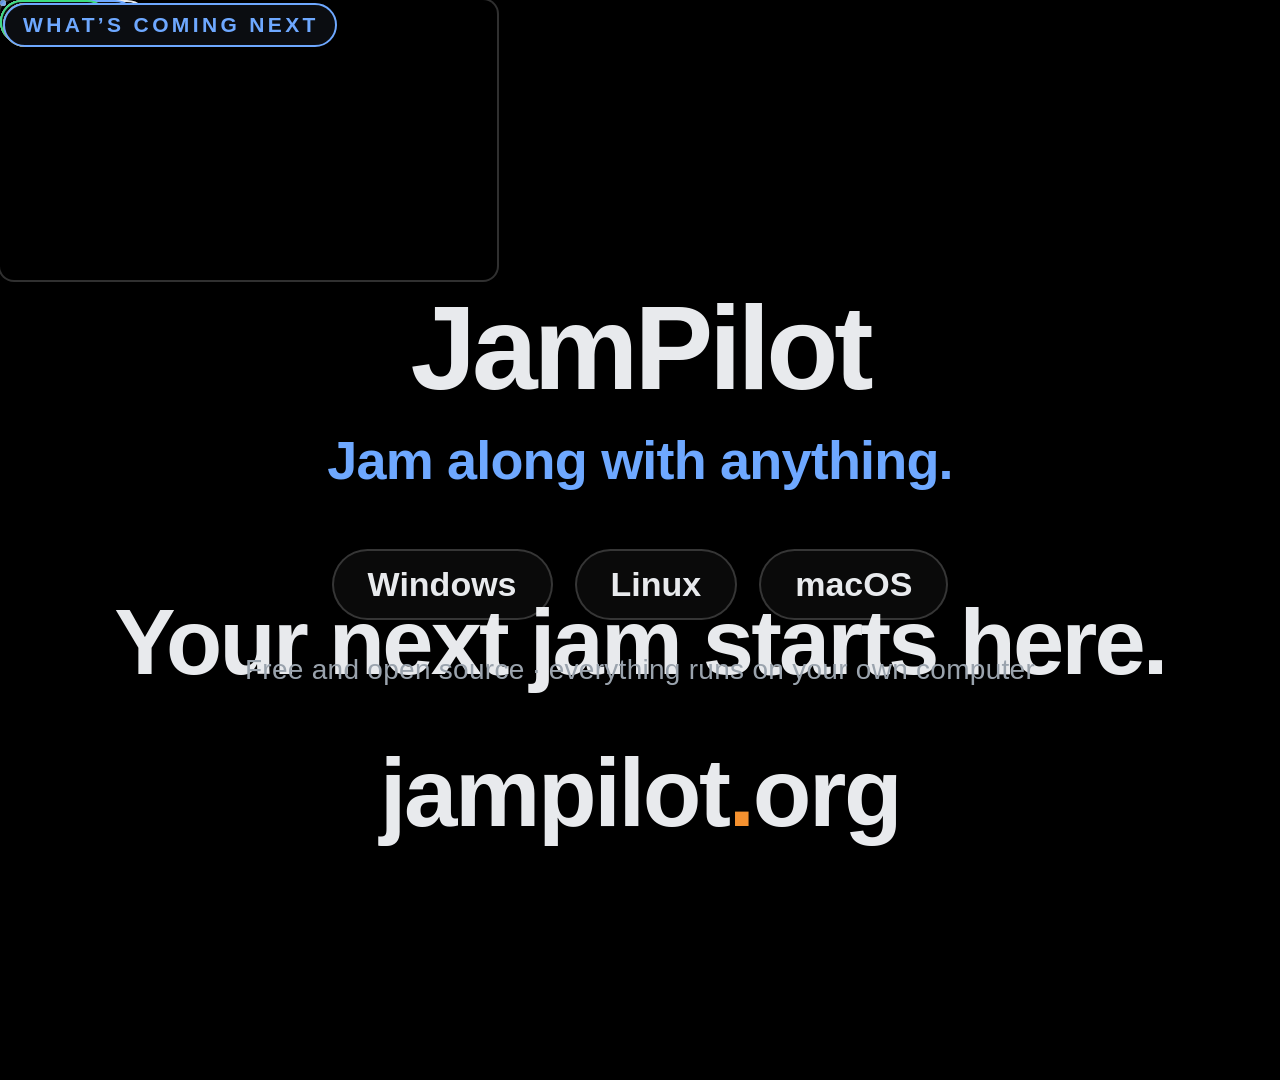
<file: videos/teaser/teaser.html>
<!doctype html>
<!-- Die Bildkomposition des Teasers: EINE Seite, 1920x1080, die fuer jeden
     Zeitpunkt T (Sekunden) genau ein Bild stellt - seek(T). Kein CSS-Uebergang,
     kein Timer: Alles hier ist eine reine Funktion von T, sonst waere der Film
     nicht Bild fuer Bild wiederholbar.

     Die vier Anzeigen sind die ECHTE JamPilot-Seite, je einmal als iframe
     (Akkorde, Bass, Gitarre, Tasten). make-teaser.py fuettert sie ueber
     feed() mit den Zustaenden der Analyse und laesst ihre Uhr im Gleichschritt
     mit T laufen.

     __ZEITPLAN__ ersetzt make-teaser.py durch die Szenenzeiten. -->
<html>
<head>
<meta charset="utf-8">
<style>
  :root { --blue:#6ea8ff; --green:#3ddc7f; --orange:#f5912f; --text:#e8eaed;
          --muted:#9aa3ad; }
  * { box-sizing: border-box; }
  html, body { margin:0; width:1920px; height:1080px; overflow:hidden;
               background:#000; color:var(--text);
               font-family: Inter, "Noto Sans", Arial, sans-serif;
               -webkit-font-smoothing: antialiased; }
  #bg { position:absolute; inset:0;
        background:
          radial-gradient(ellipse 1300px 700px at 50% -8%, #16233d 0%, transparent 70%),
          radial-gradient(ellipse 900px 420px at 88% 108%, #2a1704 0%, transparent 70%),
          #040507; }
  .abs { position:absolute; left:0; top:0; will-change: transform, opacity; }

  /* --- Bildschirme: die echte Seite, verkleinert ------------------------ */
  .scr { position:absolute; left:0; top:0; width:1920px; height:1080px;
         transform-origin:0 0; overflow:hidden; background:#000;
         box-shadow: 0 0 0 2px #ffffff1c, 0 40px 120px #000c, 0 0 90px #6ea8ff14; }
  .scr iframe { width:1920px; height:1080px; border:0; display:block;
                pointer-events:none; }

  .tag { position:absolute; left:0; top:0; white-space:nowrap;
         font-weight:700; font-size:21px; letter-spacing:.16em;
         text-transform:uppercase; padding:8px 16px 8px 18px; border-radius:999px;
         background:#0b0d11f2; border:2px solid currentColor; }

  /* --- Hinweisrahmen ---------------------------------------------------- */
  .box { position:absolute; left:0; top:0; border:3px solid currentColor;
         border-radius:16px; box-shadow: 0 0 34px -6px currentColor,
                                         inset 0 0 30px -14px currentColor; }
  .box .tag { background:#0b0d11; }

  /* --- Der Spieler ------------------------------------------------------ */
  #pip { position:absolute; left:0; top:0; width:497px; height:280px;
         transform-origin:0 0; border-radius:14px; overflow:hidden;
         box-shadow: 0 0 0 2px #ffffff30, 0 24px 70px #000d; }
  #pip canvas { display:block; width:497px; height:280px; }

  /* --- Untertitel ------------------------------------------------------- */
  #cap { position:absolute; left:0; right:0; top:954px; height:100px;
         display:flex; align-items:center; justify-content:center;
         font-size:50px; font-weight:650; letter-spacing:-.012em; }
  #cap b { color:var(--blue); font-weight:750; }
  #cap span { display:inline-block; white-space:pre; }

  /* --- Anfang und Ende -------------------------------------------------- */
  .card { position:absolute; inset:0; display:flex; flex-direction:column;
          align-items:center; justify-content:center; text-align:center; }
  #intro .marke { height:330px; filter: drop-shadow(0 0 60px #f5912f55); }
  #intro h1 { margin:54px 0 0; font-size:92px; font-weight:750;
              letter-spacing:-.03em; line-height:1; }
  #end .marke { height:210px; filter: drop-shadow(0 0 50px #f5912f44); }
  #end .name { margin-top:26px; font-size:118px; font-weight:780;
               letter-spacing:-.035em; line-height:1; }
  #end .claim { margin-top:22px; font-size:54px; font-weight:600;
                color:var(--blue); letter-spacing:-.015em; }
  #end .os { margin-top:58px; display:flex; gap:22px; }
  #end .os div { font-size:34px; font-weight:650; padding:14px 34px;
                 border-radius:999px; border:2px solid #ffffff2e;
                 background:#ffffff0a; }
  #end .free { margin-top:34px; font-size:28px; color:var(--muted);
               letter-spacing:.01em; }
  #end .url { margin-top:52px; font-size:96px; font-weight:760;
              letter-spacing:-.025em; color:var(--text); }
  #end .url b { color:var(--orange); font-weight:760; }
</style>
</head>
<body>
<div id="bg"></div>

<div class="scr" id="sChords"><iframe data-inst="chords"></iframe></div>
<div class="scr" id="sGuitar"><iframe data-inst="guitar"></iframe></div>
<div class="scr" id="sKeys"><iframe data-inst="keys"></iframe></div>
<div class="scr" id="sBass"><iframe data-inst="bass"></iframe></div>

<div class="tag" id="tChords" style="color:#e8eaed">Chords</div>
<div class="tag" id="tBass"   style="color:var(--orange)">Bass</div>
<div class="tag" id="tGuitar" style="color:var(--blue)">Guitar</div>
<div class="tag" id="tKeys"   style="color:var(--green)">Keys</div>

<div class="box" id="bChord" style="color:#e8eaed"><div class="tag">Chord</div></div>
<div class="box" id="bKey"   style="color:var(--green)"><div class="tag">Key</div></div>
<div class="box" id="bTime"  style="color:var(--orange)"><div class="tag">Timing</div></div>
<div class="box" id="bNext"  style="color:var(--blue)"><div class="tag">What&rsquo;s coming next</div></div>

<div id="pip"><canvas id="pipc" width="497" height="280"></canvas></div>

<div id="cap"></div>

<div class="card" id="intro">
  <canvas class="marke" id="mark1"></canvas>
  <h1 id="introText">Your next jam starts here.</h1>
</div>

<div class="card" id="end">
  <canvas class="marke" id="endMark"></canvas>
  <div class="name" id="endName">JamPilot</div>
  <div class="claim" id="endClaim">Jam along with anything.</div>
  <div class="os">
    <div id="os0">Windows</div><div id="os1">Linux</div><div id="os2">macOS</div>
  </div>
  <div class="free" id="endFree">Free and open source &middot; everything runs on your own computer</div>
  <div class="url" id="endUrl">jampilot<b>.</b>org</div>
</div>

<script>
const Z = __ZEITPLAN__;          // {szenen:{...}, untertitel:[...], pip:{...}, ...}
const $ = id => document.getElementById(id);
const clamp = (x, a = 0, b = 1) => Math.min(b, Math.max(a, x));
const ease = x => { x = clamp(x); return x * x * (3 - 2 * x); };          // weich
const aus  = x => { x = clamp(x); return 1 - Math.pow(1 - x, 3); };       // ausrollend
const rampe = (T, a, d) => ease((T - a) / d);          // 0 -> 1 ab a, Dauer d
const fenster = (T, a, b, ein = .35, raus = .3) =>     // sichtbar zwischen a und b
  Math.min(rampe(T, a, ein), 1 - rampe(T, b - raus, raus));
const misch = (p, q, k) => ({ x: p.x + (q.x - p.x) * k, y: p.y + (q.y - p.y) * k,
                              w: p.w + (q.w - p.w) * k });

// Lagen eines Bildschirms: x, y, Breite (16:9).
const GROSS = { x: 192, y: 40, w: 1536 };
const ZELLE = [{ x: 180, y: 34, w: 768 }, { x: 972, y: 34, w: 768 },
               { x: 180, y: 494, w: 768 }, { x: 972, y: 494, w: 768 }];

function stelle(el, lage, deckkraft, radius = 18) {
  const s = lage.w / 1920;
  el.style.transform = `translate(${lage.x}px, ${lage.y}px) scale(${s})`;
  el.style.borderRadius = radius / s + "px";
  el.style.opacity = deckkraft.toFixed(3);
  el.style.visibility = deckkraft <= 0.001 ? "hidden" : "visible";
}
function zeige(el, deckkraft, dy = 0, skala = 1) {
  el.style.opacity = clamp(deckkraft).toFixed(3);
  el.style.visibility = deckkraft <= 0.001 ? "hidden" : "visible";
  if (dy || skala !== 1) el.style.transform = `translateY(${dy}px) scale(${skala})`;
}
function lege(el, x, y, deckkraft) {         // Element mit fester Groesse hinlegen
  el.style.transform = `translate(${x}px, ${y}px)`;
  el.style.opacity = clamp(deckkraft).toFixed(3);
  el.style.visibility = deckkraft <= 0.001 ? "hidden" : "visible";
}
function rahmen(el, r, deckkraft, schildLage) {
  el.style.transform = `translate(${r.x}px, ${r.y}px)`;
  el.style.width = r.w + "px"; el.style.height = r.h + "px";
  el.style.opacity = clamp(deckkraft).toFixed(3);
  el.style.visibility = deckkraft <= 0.001 ? "hidden" : "visible";
  const schild = el.firstElementChild;
  schild.style.transform =
      schildLage === "unten"  ? `translate(14px, ${r.h + 8}px)`
    : schildLage === "rechts" ? `translate(${r.w + 12}px, ${(r.h - 50) / 2}px)`
    :                           `translate(14px, -56px)`;
}
// Punkt der Anzeige (1920er Raster) -> Buehne, fuer den grossen Bildschirm.
const gx = x => GROSS.x + x * GROSS.w / 1920, gy = y => GROSS.y + y * GROSS.w / 1920;
const feld = (x0, y0, x1, y1) => ({ x: gx(x0), y: gy(y0), w: gx(x1) - gx(x0),
                                    h: gy(y1) - gy(y0) });

const pipBilder = [];
let untertitelStand = "";

function seek(T) {
  const S = Z.szenen;

  // --- Anfang -------------------------------------------------------------
  const intro = 1 - rampe(T, S.live - .45, .45);
  zeige($("intro"), intro);
  zeige($("mark1"), aus(T / .7), 0, .86 + .14 * aus(T / .9) + .012 * T);
  zeige($("introText"), rampe(T, .75, .5), 26 * (1 - aus((T - .75) / .6)));

  // --- Bildschirme --------------------------------------------------------
  const zuRaster = ease((T - S.raster) / .8);            // gross -> Zellen
  const zurueck  = ease((T - S.spiel) / .8);             // Bass-Zelle -> gross
  const ende     = rampe(T, S.ende - .4, .4);

  // Bass: der Bildschirm der Live-Szene und der Schlussszene.
  let bassLage = GROSS, bassDeck;
  if (T < S.raster) {
    bassDeck = rampe(T, S.live - .25, .5) * (1 - rampe(T, S.was - .2, .4));
    const k = aus((T - S.live + .25) / .9);
    bassLage = { x: GROSS.x + 46 * (1 - k), y: GROSS.y + 26 * (1 - k),
                 w: GROSS.w - 92 * (1 - k) };
  } else {
    bassLage = misch(ZELLE[1], GROSS, zurueck);
    bassDeck = rampe(T, S.raster + .25, .5) * (1 - ende);
  }
  stelle($("sBass"), bassLage, bassDeck);

  // Akkorde: uebernimmt fuer die Erklaerszene, wird dann Zelle 0.
  const akkLage = misch(GROSS, ZELLE[0], zuRaster);
  const akkDeck = rampe(T, S.was - .2, .4) * (1 - rampe(T, S.spiel, .35));
  stelle($("sChords"), akkLage, akkDeck);

  for (const [id, zelle, verzug] of [["sGuitar", 2, .12], ["sKeys", 3, .24]]) {
    const k = aus((T - S.raster - .25 - verzug) / .7);
    const lage = { x: ZELLE[zelle].x + 30 * (1 - k), y: ZELLE[zelle].y + 30 * (1 - k),
                   w: ZELLE[zelle].w - 60 * (1 - k) };
    stelle($(id), lage, rampe(T, S.raster + .25 + verzug, .45)
                        * (1 - rampe(T, S.spiel, .35)));
  }

  // Schilder der vier Ansichten.
  for (const [id, zelle, verzug] of [["tChords", 0, .5], ["tBass", 1, .62],
                                     ["tGuitar", 2, .74], ["tKeys", 3, .86]]) {
    const d = rampe(T, S.raster + .3 + verzug, .35) * (1 - rampe(T, S.spiel - .1, .25));
    // Rechts unter dem QR-Code: die einzige Ecke, die in allen vier
    // Ansichten frei ist (links stehen die Griffbilder, unten laeuft das Band).
    lege($(id), ZELLE[zelle].x + ZELLE[zelle].w - 22 - $(id).offsetWidth,
         ZELLE[zelle].y + 124, d);
  }

  // --- Hinweisrahmen der Erklaerszene --------------------------------------
  const weg = 1 - rampe(T, S.raster - .45, .35);
  rahmen($("bChord"), feld(380, 92, 1540, 770), rampe(T, Z.rahmen[0], .3) * weg);
  rahmen($("bKey"),   feld(18, 56, 232, 106),  rampe(T, Z.rahmen[1], .3) * weg, "rechts");
  rahmen($("bTime"),  feld(8, 988, 1912, 1072), rampe(T, Z.rahmen[2], .3) * weg, "unten");
  rahmen($("bNext"),  feld(286, 838, 1912, 974), rampe(T, Z.rahmen[3], .3) * weg);

  // --- Der Spieler ----------------------------------------------------------
  let pip = 0;
  for (const [a, b] of Z.pip.sichtbar) pip = Math.max(pip, fenster(T, a, b, .45, .3));
  const p = $("pip"), ps = Z.pip.breite / 497;
  p.style.transform = `translate(${Z.pip.x}px, ${Z.pip.y + 18 * (1 - pip)}px) scale(${ps})`;
  p.style.borderRadius = 14 / ps + "px";
  p.style.opacity = pip.toFixed(3);
  p.style.visibility = pip <= 0.001 ? "hidden" : "visible";
  if (pip > 0) {
    const bild = pipBilder[clamp(Math.round((T - Z.pip.ab) * 30), 0, pipBilder.length - 1)];
    if (bild) $("pipc").getContext("2d").drawImage(bild, 0, 0);
  }

  // --- Untertitel -----------------------------------------------------------
  const cap = $("cap");
  const u = Z.untertitel.find(u => T >= u.a - .05 && T < u.b + .05);
  if (!u) { cap.style.visibility = "hidden"; untertitelStand = ""; }
  else {
    if (untertitelStand !== u.a) {
      cap.innerHTML = u.teile.map(t => `<span>${t.html}</span>`).join("");
      untertitelStand = u.a;
    }
    cap.style.visibility = "visible";
    cap.style.opacity = fenster(T, u.a, u.b, .25, .25).toFixed(3);
    u.teile.forEach((t, i) => {
      const k = aus((T - t.t) / .4);
      cap.children[i].style.opacity = rampe(T, t.t, .25).toFixed(3);
      cap.children[i].style.transform = `translateY(${14 * (1 - k)}px)`;
    });
  }

  // --- Ende -----------------------------------------------------------------
  const E = Z.ende;
  zeige($("end"), rampe(T, S.ende - .1, .5));
  zeige($("endMark"), 1, 0, .9 + .1 * aus((T - S.ende) / 1.2));
  zeige($("endName"), rampe(T, S.ende + .15, .5), 22 * (1 - aus((T - S.ende - .15) / .6)));
  zeige($("endClaim"), rampe(T, E.claim, .4), 18 * (1 - aus((T - E.claim) / .5)));
  E.os.forEach((t, i) => zeige($("os" + i), rampe(T, t, .3),
                               16 * (1 - aus((T - t) / .45))));
  zeige($("endFree"), rampe(T, E.os[2] + .5, .5));
  zeige($("endUrl"), rampe(T, E.url, .4), 0, .94 + .06 * aus((T - E.url) / .6));
}

// Ein Zustand der Analyse an alle vier Anzeigen.
function feed(zustand) {
  for (const f of document.querySelectorAll("iframe")) f.contentWindow.apply(zustand);
}

// Laden: die vier Anzeigen (jede in ihrer Ansicht) und die Bilder des Spielers.
window.bereit = (async () => {
  await Promise.all([...document.querySelectorAll("iframe")].map(f =>
    new Promise(fertig => { f.onload = fertig; f.src = "/?k=" + Z.token; })));
  for (const f of document.querySelectorAll("iframe")) {
    const w = f.contentWindow;
    w.setzeInstrument(f.dataset.inst);
    // Der Mauszeiger-Hinweis der Seite ("Click = fullscreen ...") gehoert der
    // Bedienung, nicht dem Film.
    w.document.getElementById("hint").style.visibility = "hidden";
  }
  await Promise.all(Array.from({ length: Z.pip.anzahl }, (_, i) => {
    const bild = new Image();
    bild.src = `/pip/${String(i).padStart(5, "0")}.jpg`;
    pipBilder[i] = bild;
    return bild.decode();
  }));
  // Das Logo wird EINMAL in eine Zeichenflaeche gemalt und ist danach kein
  // Bild mehr. Als <img> liess es den Render stehen: Chrome wirft dekodierte
  // Bilder nach etwa 20 Sekunden weg, und das erneute Dekodieren kommt bei
  // angehaltener Uhr nie zurueck - jedes Foto der Start- und der Endkarte
  // wartete dann ewig (gemessen, mit und ohne die eingebetteten Anzeigen).
  const marke = new Image();
  marke.src = "/mark.png";
  await marke.decode();
  for (const flaeche of document.querySelectorAll(".marke")) {
    flaeche.width = marke.naturalWidth; flaeche.height = marke.naturalHeight;
    flaeche.getContext("2d").drawImage(marke, 0, 0);
  }
  await document.fonts.ready;
  seek(0);
  return true;
})();
</script>
</body>
</html>
</file>
<file: site/style.css>
/* Projektseite. Farben und Schrift sind die der Web-Anzeige
   (jampilot/data/index.html): schwarzer Grund, weisser Akkord, das Blau der
   NOW-Linie, das Orange vom Rand des Picks. Keine Fremdschriften, keine
   Fremdskripte - die Seite laedt nichts von Dritten. */

:root {
  --bg: #000;
  --surface: #0d0f12;
  --surface-2: #14161a;
  --border: #23272e;
  --text: #e8eaed;
  --muted: #9aa3ad;
  --dim: #6b7280;
  --blue: #6ea8ff;
  --orange: #f5912f;
  --orange-ink: #1a0f02;
  --green: #3ddc7f;
  --radius: 14px;
  --page: 1120px;
  --sans: -apple-system, "SF Pro Display", "Segoe UI Variable Display",
          "Segoe UI", Roboto, "Helvetica Neue", Arial, sans-serif;
  --mono: ui-monospace, "SF Mono", "Cascadia Mono", Menlo, Consolas, monospace;
}

* { box-sizing: border-box; }
html { scroll-behavior: smooth; scroll-padding-top: 72px; }
body {
  margin: 0; background: var(--bg); color: var(--text);
  font: 17px/1.6 var(--sans); -webkit-font-smoothing: antialiased;
}
img { max-width: 100%; height: auto; display: block; }
a { color: var(--blue); text-decoration-thickness: 1px; text-underline-offset: 3px; }
a:hover { color: #9cc3ff; }
:focus-visible { outline: 2px solid var(--blue); outline-offset: 3px; border-radius: 4px; }
.mono { font-family: var(--mono); font-size: .92em; color: var(--text); }
h1, h2, h3 { text-wrap: balance; margin: 0; }
p { margin: 0 0 1em; }

/* ---------- Kopfzeile ---------- */
.nav {
  position: sticky; top: 0; z-index: 10;
  display: flex; align-items: center; justify-content: space-between; gap: 16px;
  padding: 12px max(16px, calc((100vw - var(--page)) / 2));
  background: #000000d9; backdrop-filter: blur(10px);
  border-bottom: 1px solid #ffffff10;
}
.brand { display: flex; align-items: center; gap: 10px; color: var(--text);
         text-decoration: none; font-weight: 650; letter-spacing: .01em; }
.nav nav { display: flex; gap: 22px; font-size: 15px; }
.nav nav a { color: var(--muted); text-decoration: none; white-space: nowrap; }
.nav nav a:hover { color: var(--text); }

main > section { padding: 0 max(16px, calc((100vw - var(--page)) / 2)); }

/* ---------- Kopf ---------- */
.hero { padding-top: 64px; padding-bottom: 40px; text-align: center; }
.eyebrow { color: var(--dim); font-size: 13px; letter-spacing: .22em;
           text-transform: uppercase; margin-bottom: 20px; }
h1 { font-size: clamp(40px, 7.2vw, 84px); line-height: 1.02; font-weight: 750;
     letter-spacing: -.025em; }
h1 .accent { color: var(--blue); display: block; }
.lead { max-width: 660px; margin: 26px auto 0; font-size: clamp(18px, 2.1vw, 21px);
        color: var(--muted); }
.lead strong { color: var(--text); font-weight: 600; }
.cta { display: flex; flex-wrap: wrap; justify-content: center; gap: 12px; margin-top: 32px; }
.btn { display: inline-block; padding: 13px 22px; border-radius: 10px;
       font-weight: 650; font-size: 16px; text-decoration: none;
       border: 1px solid transparent; transition: background .15s, border-color .15s, color .15s; }
.btn.primary { background: var(--orange); color: var(--orange-ink); }
.btn.primary:hover { background: #ffa64d; color: var(--orange-ink); }
.btn.ghost { border-color: var(--border); color: var(--text); background: var(--surface); }
.btn.ghost:hover { border-color: var(--blue); color: var(--blue); }
.fine { color: var(--dim); font-size: 14px; margin-top: 18px; }

/* ---------- Die Buehne: die Anzeige in klein, sie laeuft wirklich ---------- */
.stage-wrap { margin: 56px auto 0; max-width: 980px; }
.stage {
  container-type: inline-size; position: relative; aspect-ratio: 16 / 9;
  background: #000; border: 1px solid var(--border); border-radius: var(--radius);
  overflow: hidden; text-align: left; user-select: none;
  box-shadow: 0 0 0 1px #000, 0 30px 120px -40px #6ea8ff55;
}
.st-top { position: absolute; left: 2.4cqw; top: 2cqw; color: #666;
          font-size: 1.5cqw; letter-spacing: .35em; }
.st-dot { display: inline-block; width: .8cqw; height: .8cqw; border-radius: 50%;
          background: var(--green); margin-right: .9cqw; }
.st-key { display: block; margin: .5cqw 0 0 1.7cqw; color: #4a5158;
          letter-spacing: .08em; font-size: 1.35cqw; }
.st-key b { color: var(--blue); font-weight: 600; }
.st-now { position: absolute; inset: 0 0 29% 0; display: flex; flex-direction: column;
          align-items: center; justify-content: center; }
.st-deg { color: #4a5158; font-weight: 600; font-size: 4.2cqw; line-height: 1; }
.st-chord { color: #fff; font-weight: 700; font-size: 25cqw; line-height: .95;
            letter-spacing: -.02em; }
.st-chord .sfx, .chip .sfx { color: var(--blue); font-size: 45%; font-weight: 550; }
.st-chord.flip { animation: flip .35s ease-out; }
@keyframes flip { from { opacity: .35; transform: scale(.97); } to { opacity: 1; transform: none; } }
.st-lane { position: absolute; left: 0; right: 0; bottom: 0; height: 29%;
           border-top: 1px solid #16181c; }
.st-lane canvas { position: absolute; inset: 0; width: 100%; height: 100%; }
.st-chips { position: absolute; inset: 0; }
/* Der Chip haengt an seiner Unterkante: darunter steht kein Text, dort laeuft
   die Huellkurve bis an die Grundlinie der Namen (site.js: top). */
.chip { position: absolute; left: 0; bottom: 44%; will-change: transform, opacity;
        padding-left: 2.2cqw; white-space: nowrap; }
.chip .deg { display: block; color: #6b7480; font-size: 1.5cqw; line-height: 1; }
.chip .name { display: block; color: #9aa3ad; font-weight: 700; font-size: 5.4cqw;
              line-height: 1.1; }
.st-line { position: absolute; top: 0; bottom: 0; left: 14%; width: 2px;
           background: var(--blue); opacity: .75; }
.st-nowlabel { position: absolute; left: 14%; bottom: 3%; transform: translateX(-50%);
               color: #565e66; font-size: 1.15cqw; letter-spacing: .3em;
               background: #000; padding: 0 .4cqw; }
figure { margin: 0; }
figcaption { color: var(--dim); font-size: 14.5px; max-width: 600px; margin: 18px auto 0; }

/* ---------- Abschnitte ---------- */
.pitch { padding-top: 72px; padding-bottom: 24px; text-align: center; }
.pitch p { max-width: 720px; margin-left: auto; margin-right: auto; color: var(--muted);
           font-size: 19px; }
.pitch strong { color: var(--text); font-weight: 600; }
.pitch .big { color: var(--text); font-size: clamp(24px, 3.4vw, 36px); font-weight: 700;
              letter-spacing: -.015em; line-height: 1.2; margin-top: 28px; }

.block { padding-top: 96px; }
h2 { font-size: clamp(28px, 4vw, 44px); line-height: 1.1; font-weight: 720;
     letter-spacing: -.02em; }
.sub { color: var(--dim); margin: 12px 0 0; }
h3 { font-size: 18px; font-weight: 650; margin-bottom: 8px; }

.split { display: grid; grid-template-columns: 1fr 1fr; gap: 56px; align-items: center;
         margin-top: 36px; }
.prose p { color: var(--muted); }
.prose strong, .prose em { color: var(--text); }
.prose .quiet { color: var(--dim); font-size: 15.5px; }
.punch { margin: 48px 0 0; font-size: clamp(20px, 2.6vw, 26px); font-weight: 650;
         color: var(--text); letter-spacing: -.01em; }

/* Signalfluss: oben der Ton, unten das, was ihm voraus ist */
.flow { background: var(--surface); border: 1px solid var(--border);
        border-radius: var(--radius); padding: 28px 24px; }
.flow-row { display: flex; align-items: stretch; gap: 0; }
.flow-row.second { margin-left: calc((100% - 56px) / 6 - 1px); }
.node { flex: 1 1 0; min-width: 0; background: var(--surface-2); border: 1px solid var(--border);
        border-radius: 10px; padding: 12px 10px; text-align: center;
        font-weight: 600; font-size: 14.5px; line-height: 1.3; }
.node small { display: block; color: var(--dim); font-weight: 400; font-size: 12.5px;
              margin-top: 3px; }
.node.hot { border-color: #6ea8ff66; background: #101825; }
.node.hot small { color: var(--blue); }
.arrow { flex: 0 0 28px; align-self: center; height: 2px; background: #3a414a;
         position: relative; }
.arrow::after { content: ""; position: absolute; right: 0; top: -4px;
                border-left: 7px solid #3a414a; border-top: 5px solid transparent;
                border-bottom: 5px solid transparent; }
.arrow.hot { background: var(--blue); }
.arrow.hot::after { border-left-color: var(--blue); }
.flow-branch { width: 2px; height: 26px; background: var(--blue);
               margin-left: calc((100% - 56px) / 6 - 1px); }

.grid { display: grid; grid-template-columns: repeat(3, 1fr); gap: 16px; margin-top: 36px; }
.grid.two { grid-template-columns: repeat(2, 1fr); }
.grid article { background: var(--surface); border: 1px solid var(--border);
                border-radius: var(--radius); padding: 22px 22px 8px; }
.grid article p { color: var(--muted); font-size: 15.5px; }
.grid em { color: var(--text); }

/* ---------- Film ---------- */
/* aspect-ratio haelt den Platz frei, bevor Standbild oder Film geladen sind. */
.watch video { display: block; width: 100%; height: auto; aspect-ratio: 16 / 9;
               margin-top: 32px; background: #000; border: 1px solid var(--border);
               border-radius: var(--radius); }
.watch .more { color: var(--dim); font-size: 15.5px; margin: 16px 0 0; }

/* ---------- Instrumente ---------- */
.tabs { display: inline-flex; gap: 4px; margin-top: 32px; padding: 4px;
        background: var(--surface); border: 1px solid var(--border); border-radius: 12px; }
.tabs button { font: inherit; font-size: 15px; font-weight: 600; color: var(--muted);
               background: none; border: 0; border-radius: 8px; padding: 8px 18px;
               cursor: pointer; }
.tabs button:hover { color: var(--text); }
.tabs button[aria-selected="true"] { background: #1a2130; color: var(--text);
                                     box-shadow: inset 0 0 0 1px #6ea8ff88; }
.panels { margin-top: 20px; }
.panels img { border: 1px solid var(--border); border-radius: var(--radius); width: 100%; }
.panels p { color: var(--muted); max-width: 720px; margin: 18px 0 0; }
.panels strong { color: var(--text); }

.band .split { margin-top: 0; grid-template-columns: 1.3fr .7fr; }
.band h2 { margin-bottom: 22px; }
.shot.small { width: 100%; max-width: 300px; justify-self: center;
              border: 1px solid var(--border); border-radius: var(--radius); }

/* ---------- Download ---------- */
.cards { display: grid; grid-template-columns: repeat(3, 1fr); gap: 16px; margin-top: 36px; }
.card { background: var(--surface); border: 1px solid var(--border);
        border-radius: var(--radius); padding: 24px 22px 14px; }
.card.yours { border-color: #f5912f99; background: #120d07; }
.card h3 { font-size: 22px; margin-bottom: 2px; }
.card .status { color: var(--dim); font-size: 13.5px; margin-bottom: 18px; }
/* Nur das eigene System bekommt den orangen Knopf - drei davon schreien. */
.card .btn { display: block; text-align: center; }
.card:not(.yours) .btn.primary { background: var(--surface-2); color: var(--text);
                                 border-color: var(--border); }
.card:not(.yours) .btn.primary:hover { border-color: var(--blue); color: var(--blue); }
.card .meta { display: block; font-size: 12.5px; font-weight: 500; opacity: .75; margin-top: 1px; }
.card ol { margin: 18px 0 0; padding-left: 20px; color: var(--muted); font-size: 14.5px; }
.card li { margin-bottom: 8px; }
.card em { color: var(--text); font-style: normal; }
.note { margin: 24px 0 0; color: var(--muted); font-size: 15px; max-width: 760px; }
.more { display: flex; flex-wrap: wrap; gap: 8px 24px; margin-top: 18px; font-size: 15px; }

/* ---------- Die Notiz des Autors ----------
   Auf der Startseite nur der Kernsatz (.why), der ganze Text steht auf
   why-free.html und warum-kostenlos.html (.letter). Der blaue Strich am
   Kernsatz ist die NOW-Linie. */
.why { padding-bottom: 96px; }
.credo { margin: 32px 0 0; padding-left: 22px; border-left: 2px solid var(--blue);
         max-width: 760px; color: var(--text); font-weight: 650;
         font-size: clamp(20px, 2.6vw, 26px); line-height: 1.35; letter-spacing: -.01em; }
.why .more { margin-top: 28px; }

.letter { max-width: 712px; margin: 0 auto; padding: 64px 16px 96px; }
.letter .eyebrow { margin-bottom: 18px; }
.letter h1 { font-size: clamp(34px, 5.4vw, 56px); line-height: 1.06; margin-bottom: 32px; }
.letter-body p { color: var(--muted); font-size: 1.06em; line-height: 1.7; margin-bottom: 1.2em; }
.letter-body strong { color: var(--text); font-weight: 600; }
.letter-body .opening { color: var(--text); font-size: clamp(19px, 2.2vw, 22px); line-height: 1.5; }
.letter .credo { margin: 36px 0; }
.letter .sign { color: var(--text); font-weight: 650; font-size: 20px; margin: 0; }
.letter .date { color: var(--dim); font-size: 14px; margin: 2px 0 0; }
.letter .cta { justify-content: flex-start; margin-top: 48px; padding-top: 32px;
               border-top: 1px solid var(--border); }

footer { border-top: 1px solid #ffffff10; color: var(--dim); font-size: 14px;
         padding: 28px max(16px, calc((100vw - var(--page)) / 2)) 40px; }
footer p { margin: 0 0 6px; max-width: 760px; }

/* ---------- Schmal ---------- */
@media (max-width: 860px) {
  .split, .band .split { grid-template-columns: 1fr; gap: 28px; }
  .grid, .grid.two, .cards { grid-template-columns: 1fr; }
  .block { padding-top: 72px; }
  .nav nav a:not(:nth-last-child(-n+2)) { display: none; }
  .hero { padding-top: 44px; }
}
@media (max-width: 520px) {
  body { font-size: 16px; }
  .stage { aspect-ratio: 4 / 3; }
  .st-now { inset: 0 0 32% 0; }
  .st-lane { height: 32%; }
  .st-top { font-size: 2.4cqw; } .st-key { font-size: 2.2cqw; }
  .st-dot { width: 1.3cqw; height: 1.3cqw; }
  .chip .deg { font-size: 2.6cqw; } .chip .name { font-size: 8cqw; }
  .st-nowlabel { font-size: 2cqw; }
  .flow { padding: 18px 12px; }
  .node { font-size: 12.5px; padding: 10px 4px; } .node small { font-size: 11px; }
  .arrow { flex-basis: 14px; }
  .flow-row.second, .flow-branch { margin-left: calc((100% - 28px) / 6 - 1px); }
  .tabs { display: flex; } .tabs button { flex: 1; padding: 8px 4px; }
  .cta .btn { flex: 1 1 100%; text-align: center; }
}
@media (prefers-reduced-motion: reduce) {
  html { scroll-behavior: auto; }
  .st-chord.flip { animation: none; }
}

/* ---------- Sicherheitsprotokoll (site/audit/<version>.html) ----------
   Dieselbe Spalte wie die Notiz des Autors (.letter). Das Ergebnis steht
   zuerst und in einem Kasten; alles Technische am Ende, zugeklappt. Der
   Leser ist Musiker, kein Administrator - siehe docs/sicherheitsaudit.md. */
.audit .verdict { border: 1px solid #3ddc7f55; background: #07130c;
                  border-radius: var(--radius); padding: 20px 22px; margin: 0 0 32px; }
.audit .verdict .head { color: var(--green); font-weight: 700;
                        font-size: clamp(19px, 2.4vw, 23px); line-height: 1.3; margin: 0 0 6px; }
.audit .verdict p:last-child { color: var(--muted); margin: 0; font-size: 15.5px; }
.audit h2 { font-size: clamp(23px, 3vw, 29px); margin: 60px 0 20px; }
.audit h3 { color: var(--text); font-size: 18px; line-height: 1.35; margin: 28px 0 6px; }
.audit .letter-body h3 + p { margin-top: 0; }
.audit .letter-body ol, .audit .letter-body ul { color: var(--muted); font-size: 1.06em;
                  line-height: 1.7; padding-left: 22px; margin: 0 0 1.2em; }
.audit .letter-body li { margin-bottom: .9em; }
.audit .letter-body li strong { color: var(--text); font-weight: 600; }
.audit details { margin-top: 56px; padding-top: 22px; border-top: 1px solid var(--border); }
.audit summary { cursor: pointer; color: var(--text); font-weight: 650; font-size: 18px; }
.audit details .letter-body { margin-top: 20px; }
.audit details .letter-body p, .audit details .letter-body ul { font-size: 15.5px; }
.audit .sums { list-style: none; padding: 0; }
.audit .sums li { margin-bottom: 12px; }
.audit .sums .mono { display: block; color: var(--muted); font-size: 12.5px;
                     overflow-wrap: anywhere; }
.audit .mono { overflow-wrap: anywhere; }
</file>
